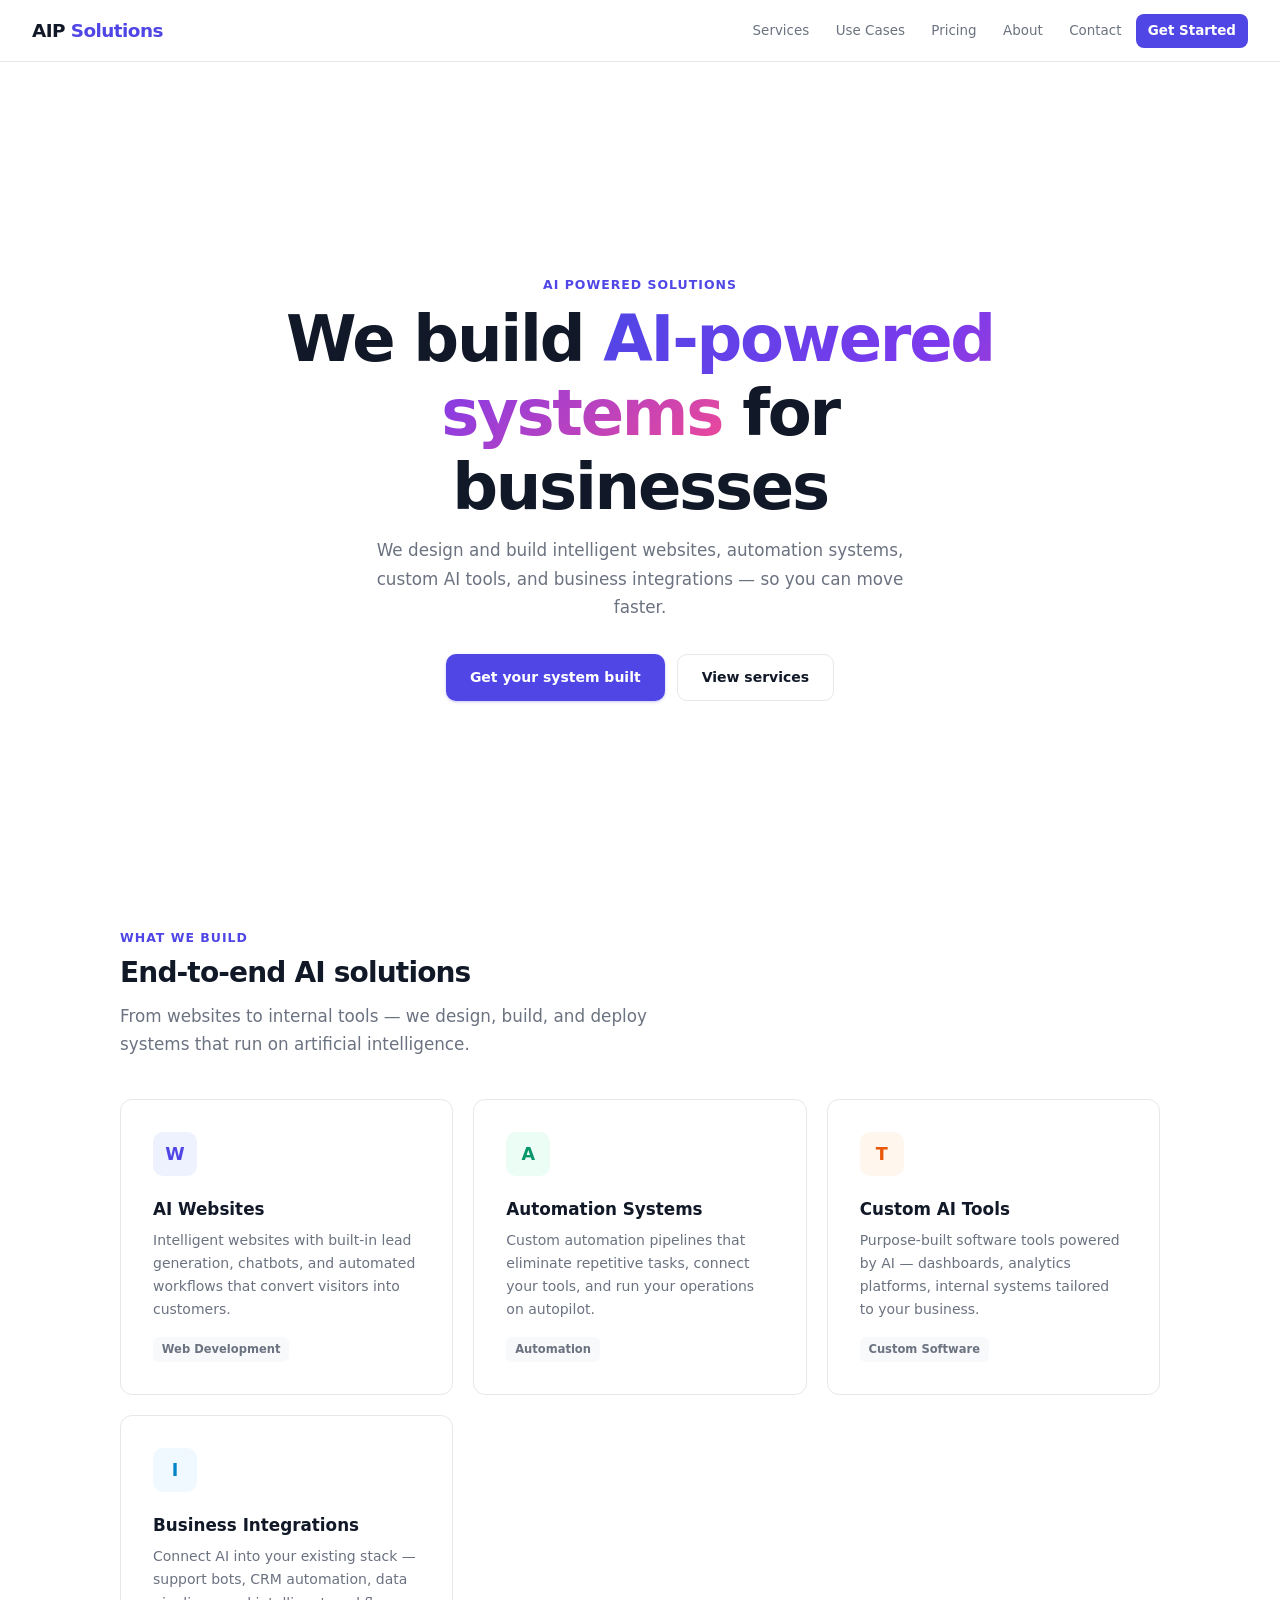
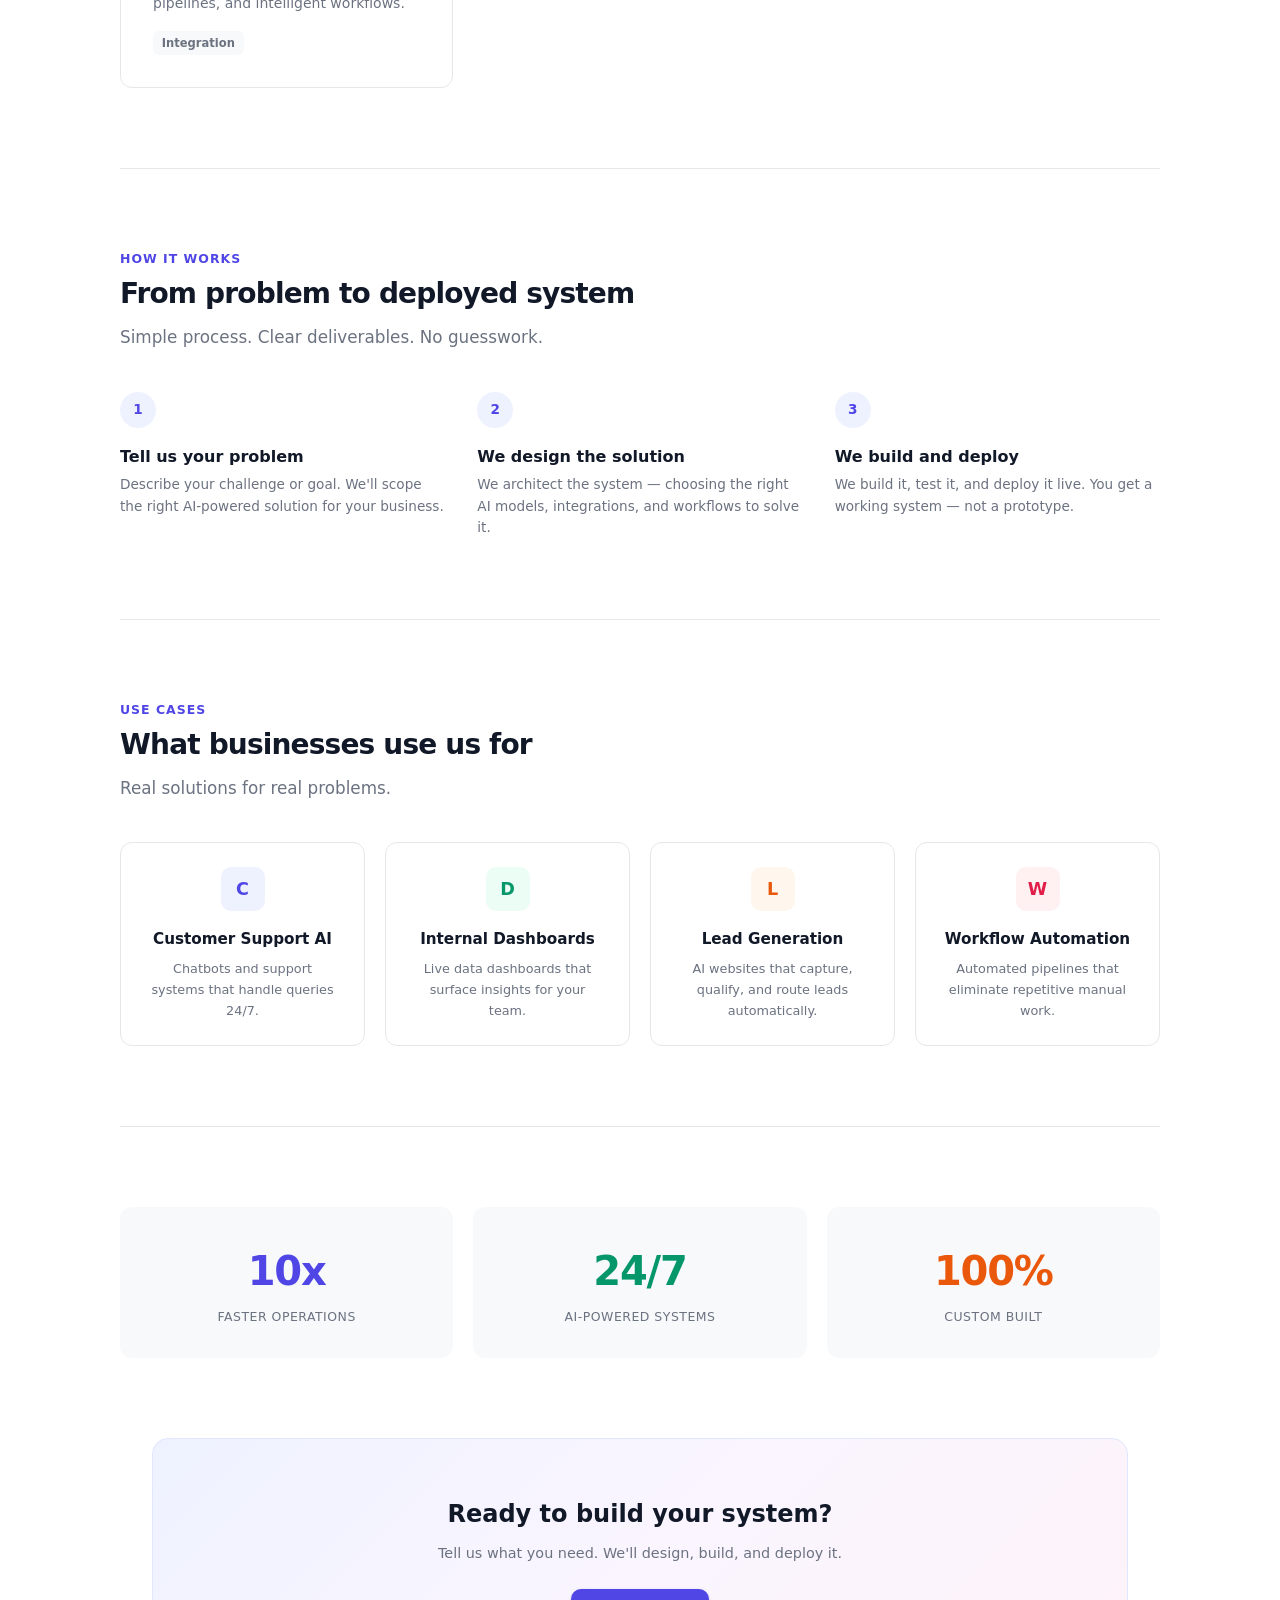
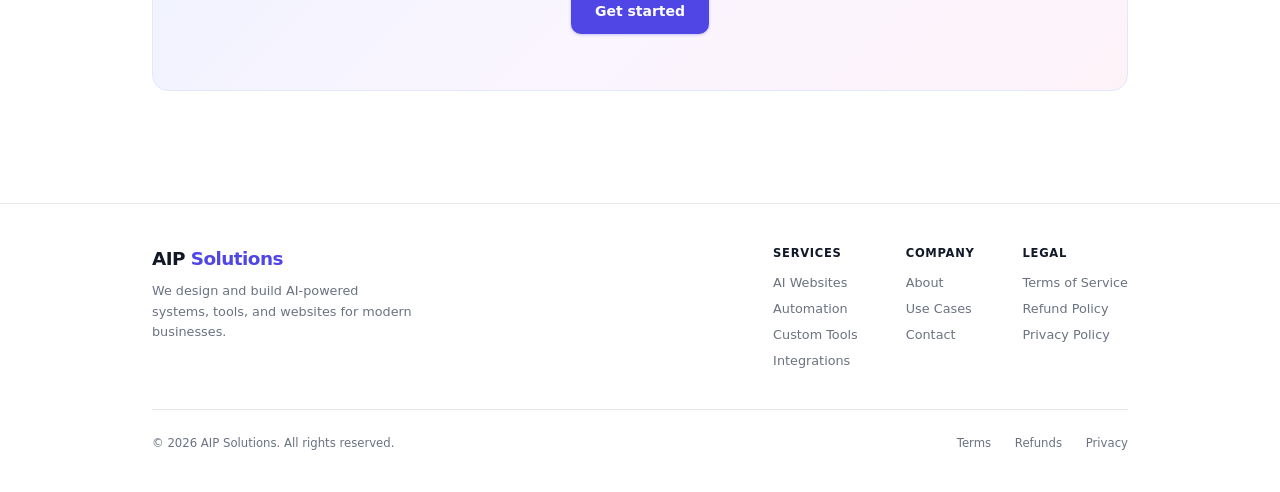
<file: index.html>
<!DOCTYPE html>
<html lang="en">
<head>
  <meta charset="UTF-8">
  <meta name="viewport" content="width=device-width, initial-scale=1.0">
  <title>AIP Solutions — AI Powered Solutions</title>
  <meta name="description" content="AIP Solutions designs and builds AI-powered systems, tools, and websites for modern businesses. AI Powered Solutions.">
  <link rel="stylesheet" href="style.css">
</head>
<body>

  <nav>
    <a href="index.html" class="logo">AIP <span>Solutions</span></a>
    <div class="nav-links">
      <a href="services.html">Services</a>
      <a href="use-cases.html">Use Cases</a>
      <a href="pricing.html">Pricing</a>
      <a href="about.html">About</a>
      <a href="contact.html">Contact</a>
      <a href="contact.html" class="nav-cta">Get Started</a>
    </div>
  </nav>

  <!-- Hero -->
  <section class="container page-top" style="padding-bottom:0;">
    <div style="text-align:center;display:flex;flex-direction:column;align-items:center;min-height:80vh;justify-content:center;">
      <p class="label reveal">AI Powered Solutions</p>
      <h1 class="title reveal" style="font-size:clamp(2.5rem,5.5vw,4rem);max-width:720px;">We build <span class="gradient">AI-powered systems</span> for businesses</h1>
      <p class="subtitle reveal" style="text-align:center;">We design and build intelligent websites, automation systems, custom AI tools, and business integrations — so you can move faster.</p>
      <div class="cta-row reveal" style="justify-content:center;">
        <a href="contact.html" class="btn btn-primary">Get your system built</a>
        <a href="services.html" class="btn btn-ghost">View services</a>
      </div>
    </div>
  </section>

  <!-- Services preview -->
  <section class="container section">
    <p class="label reveal">What we build</p>
    <h2 class="title-sm reveal">End-to-end AI solutions</h2>
    <p class="subtitle reveal" style="margin-bottom:2.5rem;">From websites to internal tools — we design, build, and deploy systems that run on artificial intelligence.</p>
    <div class="card-grid">
      <a href="services.html" class="card reveal" style="text-decoration:none;color:inherit;">
        <div class="card-icon icon-indigo">W</div>
        <h3>AI Websites</h3>
        <p>Intelligent websites with built-in lead generation, chatbots, and automated workflows that convert visitors into customers.</p>
        <span class="card-tag">Web Development</span>
      </a>
      <a href="services.html" class="card reveal" style="text-decoration:none;color:inherit;">
        <div class="card-icon icon-green">A</div>
        <h3>Automation Systems</h3>
        <p>Custom automation pipelines that eliminate repetitive tasks, connect your tools, and run your operations on autopilot.</p>
        <span class="card-tag">Automation</span>
      </a>
      <a href="services.html" class="card reveal" style="text-decoration:none;color:inherit;">
        <div class="card-icon icon-orange">T</div>
        <h3>Custom AI Tools</h3>
        <p>Purpose-built software tools powered by AI — dashboards, analytics platforms, internal systems tailored to your business.</p>
        <span class="card-tag">Custom Software</span>
      </a>
      <a href="services.html" class="card reveal" style="text-decoration:none;color:inherit;">
        <div class="card-icon icon-blue">I</div>
        <h3>Business Integrations</h3>
        <p>Connect AI into your existing stack — support bots, CRM automation, data pipelines, and intelligent workflows.</p>
        <span class="card-tag">Integration</span>
      </a>
    </div>
  </section>

  <!-- How it works -->
  <section class="container section">
    <p class="label reveal">How it works</p>
    <h2 class="title-sm reveal">From problem to deployed system</h2>
    <p class="subtitle reveal" style="margin-bottom:2.5rem;">Simple process. Clear deliverables. No guesswork.</p>
    <div class="steps">
      <div class="step reveal">
        <div class="step-num">1</div>
        <h3>Tell us your problem</h3>
        <p>Describe your challenge or goal. We'll scope the right AI-powered solution for your business.</p>
      </div>
      <div class="step reveal">
        <div class="step-num">2</div>
        <h3>We design the solution</h3>
        <p>We architect the system — choosing the right AI models, integrations, and workflows to solve it.</p>
      </div>
      <div class="step reveal">
        <div class="step-num">3</div>
        <h3>We build and deploy</h3>
        <p>We build it, test it, and deploy it live. You get a working system — not a prototype.</p>
      </div>
    </div>
  </section>

  <!-- Use cases preview -->
  <section class="container section">
    <p class="label reveal">Use cases</p>
    <h2 class="title-sm reveal">What businesses use us for</h2>
    <p class="subtitle reveal" style="margin-bottom:2.5rem;">Real solutions for real problems.</p>
    <div class="card-grid" style="grid-template-columns:repeat(auto-fit,minmax(220px,1fr));">
      <div class="card reveal" style="text-align:center;padding:1.5rem;">
        <div class="card-icon icon-indigo" style="margin:0 auto 1rem;">C</div>
        <h3 style="font-size:0.95rem;">Customer Support AI</h3>
        <p style="font-size:0.8rem;">Chatbots and support systems that handle queries 24/7.</p>
      </div>
      <div class="card reveal" style="text-align:center;padding:1.5rem;">
        <div class="card-icon icon-green" style="margin:0 auto 1rem;">D</div>
        <h3 style="font-size:0.95rem;">Internal Dashboards</h3>
        <p style="font-size:0.8rem;">Live data dashboards that surface insights for your team.</p>
      </div>
      <div class="card reveal" style="text-align:center;padding:1.5rem;">
        <div class="card-icon icon-orange" style="margin:0 auto 1rem;">L</div>
        <h3 style="font-size:0.95rem;">Lead Generation</h3>
        <p style="font-size:0.8rem;">AI websites that capture, qualify, and route leads automatically.</p>
      </div>
      <div class="card reveal" style="text-align:center;padding:1.5rem;">
        <div class="card-icon icon-rose" style="margin:0 auto 1rem;">W</div>
        <h3 style="font-size:0.95rem;">Workflow Automation</h3>
        <p style="font-size:0.8rem;">Automated pipelines that eliminate repetitive manual work.</p>
      </div>
    </div>
  </section>

  <!-- Stats -->
  <section class="container section">
    <div class="stats">
      <div class="stat stat-indigo reveal"><h3>10x</h3><p>Faster operations</p></div>
      <div class="stat stat-green reveal"><h3>24/7</h3><p>AI-powered systems</p></div>
      <div class="stat stat-orange reveal"><h3>100%</h3><p>Custom built</p></div>
    </div>
  </section>

  <!-- CTA -->
  <section class="container" style="padding-bottom:5rem;">
    <div class="cta-banner reveal">
      <h2>Ready to build your system?</h2>
      <p>Tell us what you need. We'll design, build, and deploy it.</p>
      <a href="contact.html" class="btn btn-primary">Get started</a>
    </div>
  </section>

  <footer>
    <div class="footer-inner">
      <div class="footer-top">
        <div class="footer-brand">
          <a href="index.html" class="logo">AIP <span>Solutions</span></a>
          <p>We design and build AI-powered systems, tools, and websites for modern businesses.</p>
        </div>
        <div class="footer-cols">
          <div class="footer-col">
            <h4>Services</h4>
            <a href="services.html">AI Websites</a>
            <a href="services.html">Automation</a>
            <a href="services.html">Custom Tools</a>
            <a href="services.html">Integrations</a>
          </div>
          <div class="footer-col">
            <h4>Company</h4>
            <a href="about.html">About</a>
            <a href="use-cases.html">Use Cases</a>
            <a href="contact.html">Contact</a>
          </div>
          <div class="footer-col">
            <h4>Legal</h4>
            <a href="terms.html">Terms of Service</a>
            <a href="refund.html">Refund Policy</a>
            <a href="privacy.html">Privacy Policy</a>
          </div>
        </div>
      </div>
      <div class="footer-bottom">
        <span>&copy; 2026 AIP Solutions. All rights reserved.</span>
        <div>
          <a href="terms.html">Terms</a>
          <a href="refund.html">Refunds</a>
          <a href="privacy.html">Privacy</a>
        </div>
      </div>
    </div>
  </footer>

  <script>
    const o = new IntersectionObserver(e => e.forEach(el => { if (el.isIntersecting) el.target.classList.add('visible'); }), { threshold: 0.12 });
    document.querySelectorAll('.reveal').forEach(el => o.observe(el));
  </script>
</body>
</html>
</file>
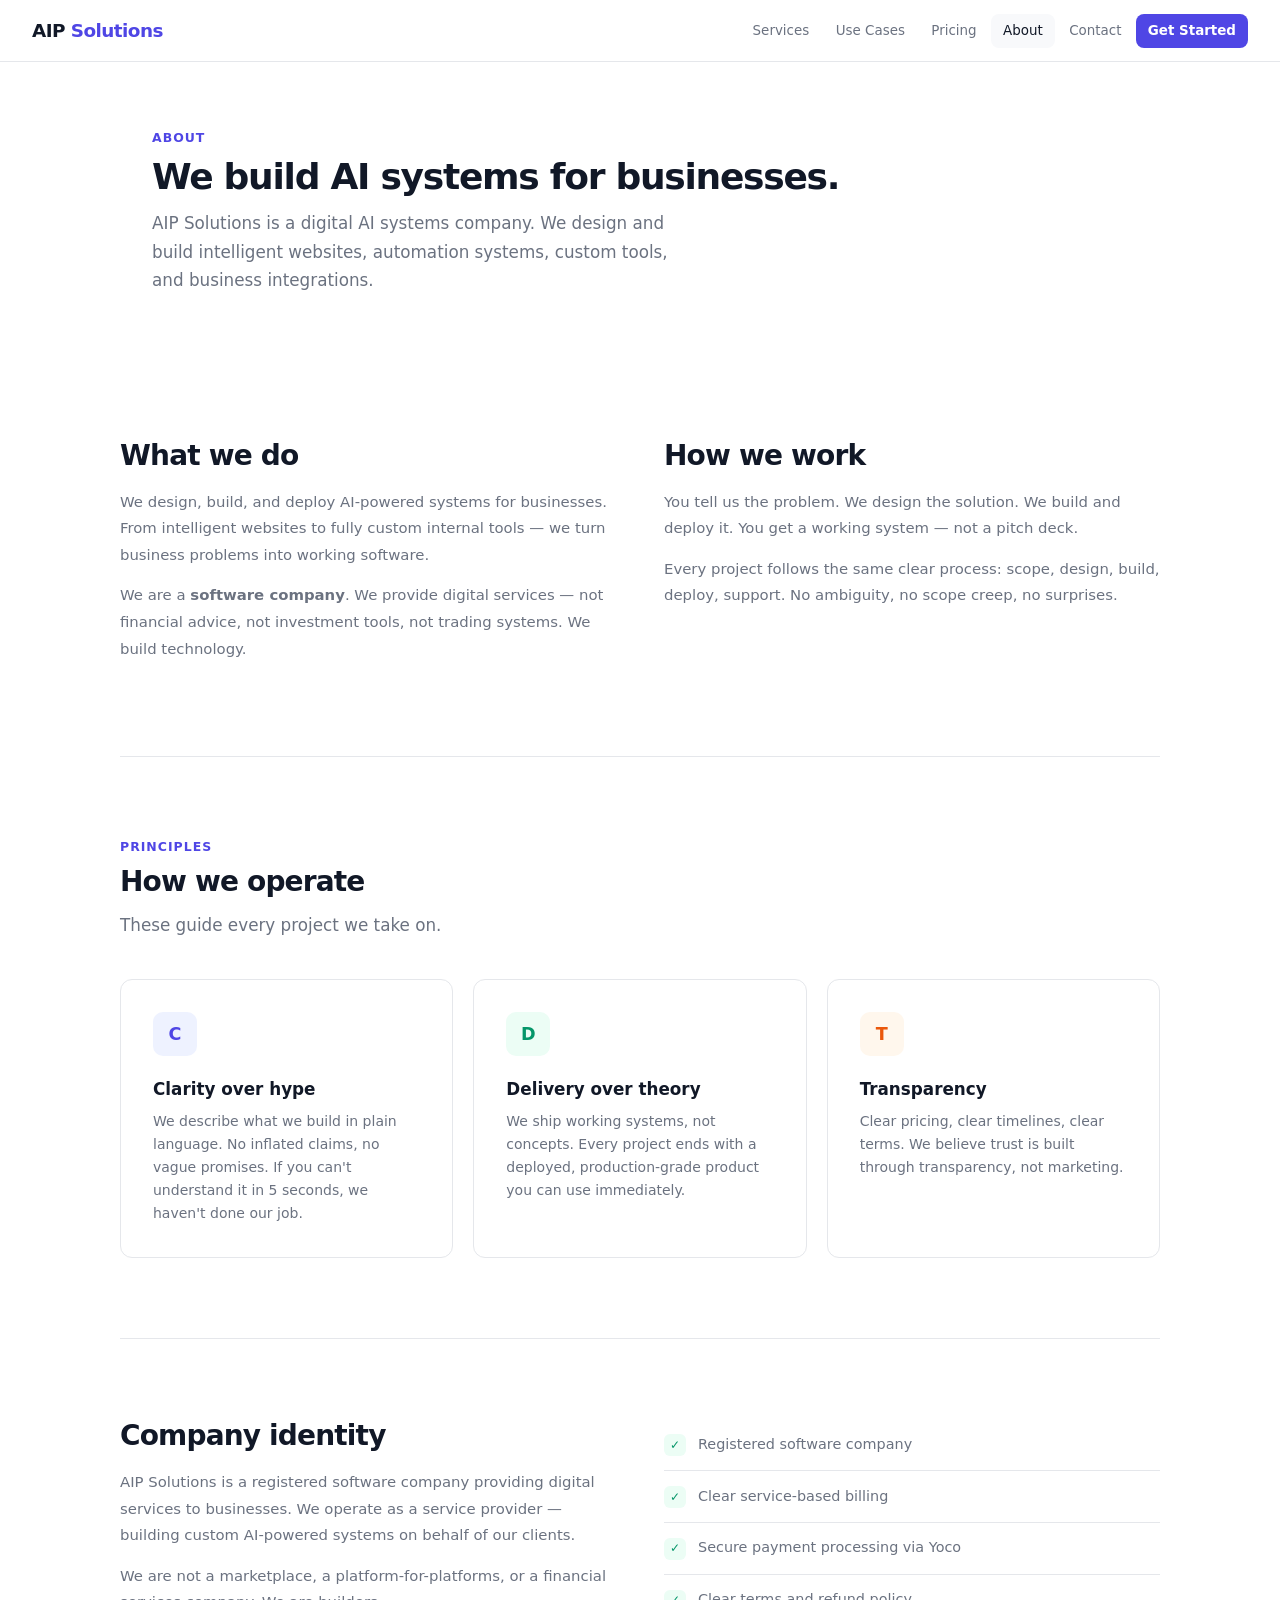
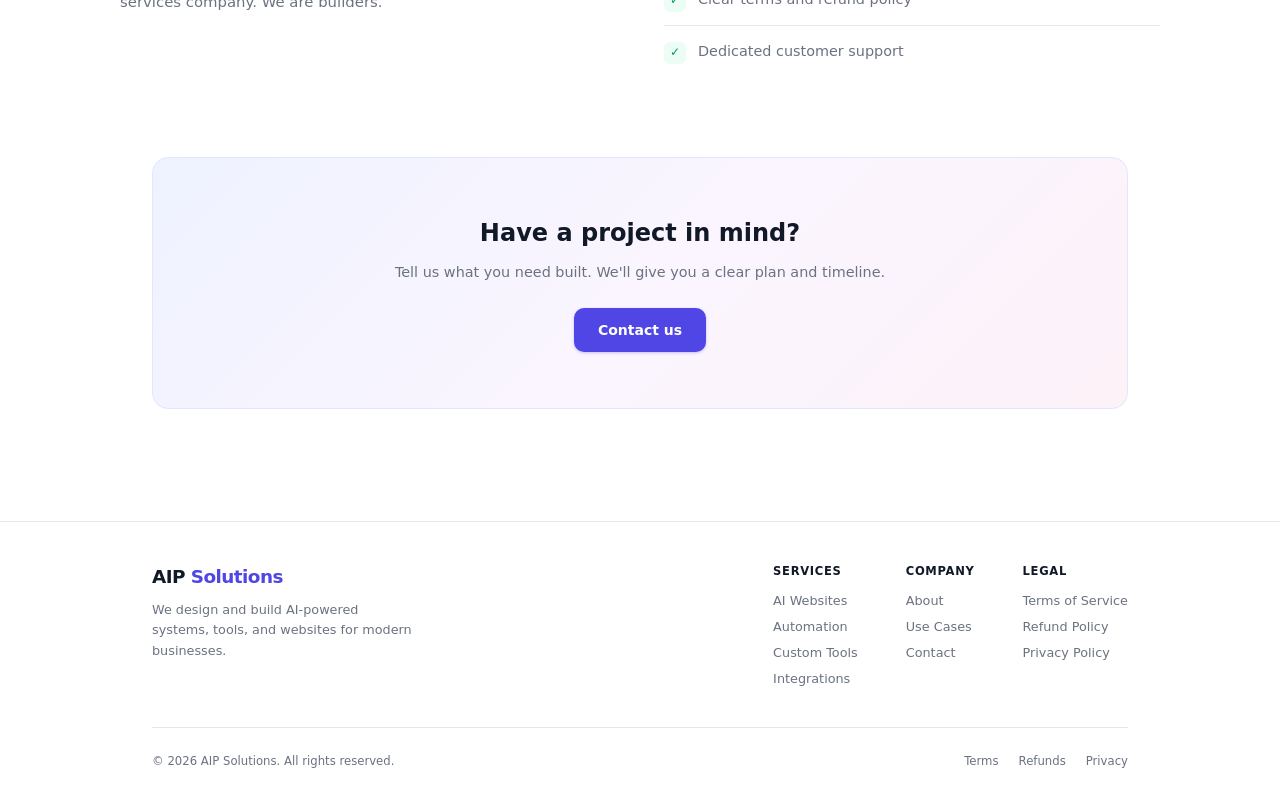
<file: about.html>
<!DOCTYPE html>
<html lang="en">
<head>
  <meta charset="UTF-8">
  <meta name="viewport" content="width=device-width, initial-scale=1.0">
  <title>About — AIP Solutions</title>
  <meta name="description" content="AIP Solutions is a digital AI systems company. We design and build AI-powered websites, tools, and automation for businesses.">
  <link rel="stylesheet" href="style.css">
</head>
<body>

  <nav>
    <a href="index.html" class="logo">AIP <span>Solutions</span></a>
    <div class="nav-links">
      <a href="services.html">Services</a>
      <a href="use-cases.html">Use Cases</a>
      <a href="pricing.html">Pricing</a>
      <a href="about.html" class="active">About</a>
      <a href="contact.html">Contact</a>
      <a href="contact.html" class="nav-cta">Get Started</a>
    </div>
  </nav>

  <div class="container page-top">
    <p class="label reveal">About</p>
    <h1 class="title reveal">We build AI systems for businesses.</h1>
    <p class="subtitle reveal">AIP Solutions is a digital AI systems company. We design and build intelligent websites, automation systems, custom tools, and business integrations.</p>
  </div>

  <!-- What we do -->
  <section class="container section">
    <div class="two-col">
      <div class="reveal">
        <h2 class="title-sm">What we do</h2>
        <p style="margin-top:1rem;">We design, build, and deploy AI-powered systems for businesses. From intelligent websites to fully custom internal tools — we turn business problems into working software.</p>
        <p>We are a <strong>software company</strong>. We provide digital services — not financial advice, not investment tools, not trading systems. We build technology.</p>
      </div>
      <div class="reveal">
        <h2 class="title-sm">How we work</h2>
        <p style="margin-top:1rem;">You tell us the problem. We design the solution. We build and deploy it. You get a working system — not a pitch deck.</p>
        <p>Every project follows the same clear process: scope, design, build, deploy, support. No ambiguity, no scope creep, no surprises.</p>
      </div>
    </div>
  </section>

  <!-- Principles -->
  <section class="container section">
    <p class="label reveal">Principles</p>
    <h2 class="title-sm reveal">How we operate</h2>
    <p class="subtitle reveal" style="margin-bottom:2.5rem;">These guide every project we take on.</p>
    <div class="card-grid">
      <div class="card reveal">
        <div class="card-icon icon-indigo">C</div>
        <h3>Clarity over hype</h3>
        <p>We describe what we build in plain language. No inflated claims, no vague promises. If you can't understand it in 5 seconds, we haven't done our job.</p>
      </div>
      <div class="card reveal">
        <div class="card-icon icon-green">D</div>
        <h3>Delivery over theory</h3>
        <p>We ship working systems, not concepts. Every project ends with a deployed, production-grade product you can use immediately.</p>
      </div>
      <div class="card reveal">
        <div class="card-icon icon-orange">T</div>
        <h3>Transparency</h3>
        <p>Clear pricing, clear timelines, clear terms. We believe trust is built through transparency, not marketing.</p>
      </div>
    </div>
  </section>

  <!-- Company identity -->
  <section class="container section">
    <div class="two-col">
      <div class="reveal">
        <h2 class="title-sm">Company identity</h2>
        <p style="margin-top:1rem;">AIP Solutions is a registered software company providing digital services to businesses. We operate as a service provider — building custom AI-powered systems on behalf of our clients.</p>
        <p>We are not a marketplace, a platform-for-platforms, or a financial services company. We are builders.</p>
      </div>
      <div class="reveal">
        <ul class="feature-list">
          <li><span class="check">&#10003;</span> Registered software company</li>
          <li><span class="check">&#10003;</span> Clear service-based billing</li>
          <li><span class="check">&#10003;</span> Secure payment processing via Yoco</li>
          <li><span class="check">&#10003;</span> Clear terms and refund policy</li>
          <li><span class="check">&#10003;</span> Dedicated customer support</li>
        </ul>
      </div>
    </div>
  </section>

  <!-- CTA -->
  <section class="container" style="padding-bottom:5rem;">
    <div class="cta-banner reveal">
      <h2>Have a project in mind?</h2>
      <p>Tell us what you need built. We'll give you a clear plan and timeline.</p>
      <a href="contact.html" class="btn btn-primary">Contact us</a>
    </div>
  </section>

  <footer>
    <div class="footer-inner">
      <div class="footer-top">
        <div class="footer-brand">
          <a href="index.html" class="logo">AIP <span>Solutions</span></a>
          <p>We design and build AI-powered systems, tools, and websites for modern businesses.</p>
        </div>
        <div class="footer-cols">
          <div class="footer-col"><h4>Services</h4><a href="services.html">AI Websites</a><a href="services.html">Automation</a><a href="services.html">Custom Tools</a><a href="services.html">Integrations</a></div>
          <div class="footer-col"><h4>Company</h4><a href="about.html">About</a><a href="use-cases.html">Use Cases</a><a href="contact.html">Contact</a></div>
          <div class="footer-col"><h4>Legal</h4><a href="terms.html">Terms of Service</a><a href="refund.html">Refund Policy</a><a href="privacy.html">Privacy Policy</a></div>
        </div>
      </div>
      <div class="footer-bottom">
        <span>&copy; 2026 AIP Solutions. All rights reserved.</span>
        <div><a href="terms.html">Terms</a><a href="refund.html">Refunds</a><a href="privacy.html">Privacy</a></div>
      </div>
    </div>
  </footer>

  <script>
    const o = new IntersectionObserver(e => e.forEach(el => { if (el.isIntersecting) el.target.classList.add('visible'); }), { threshold: 0.12 });
    document.querySelectorAll('.reveal').forEach(el => o.observe(el));
  </script>
</body>
</html>
</file>
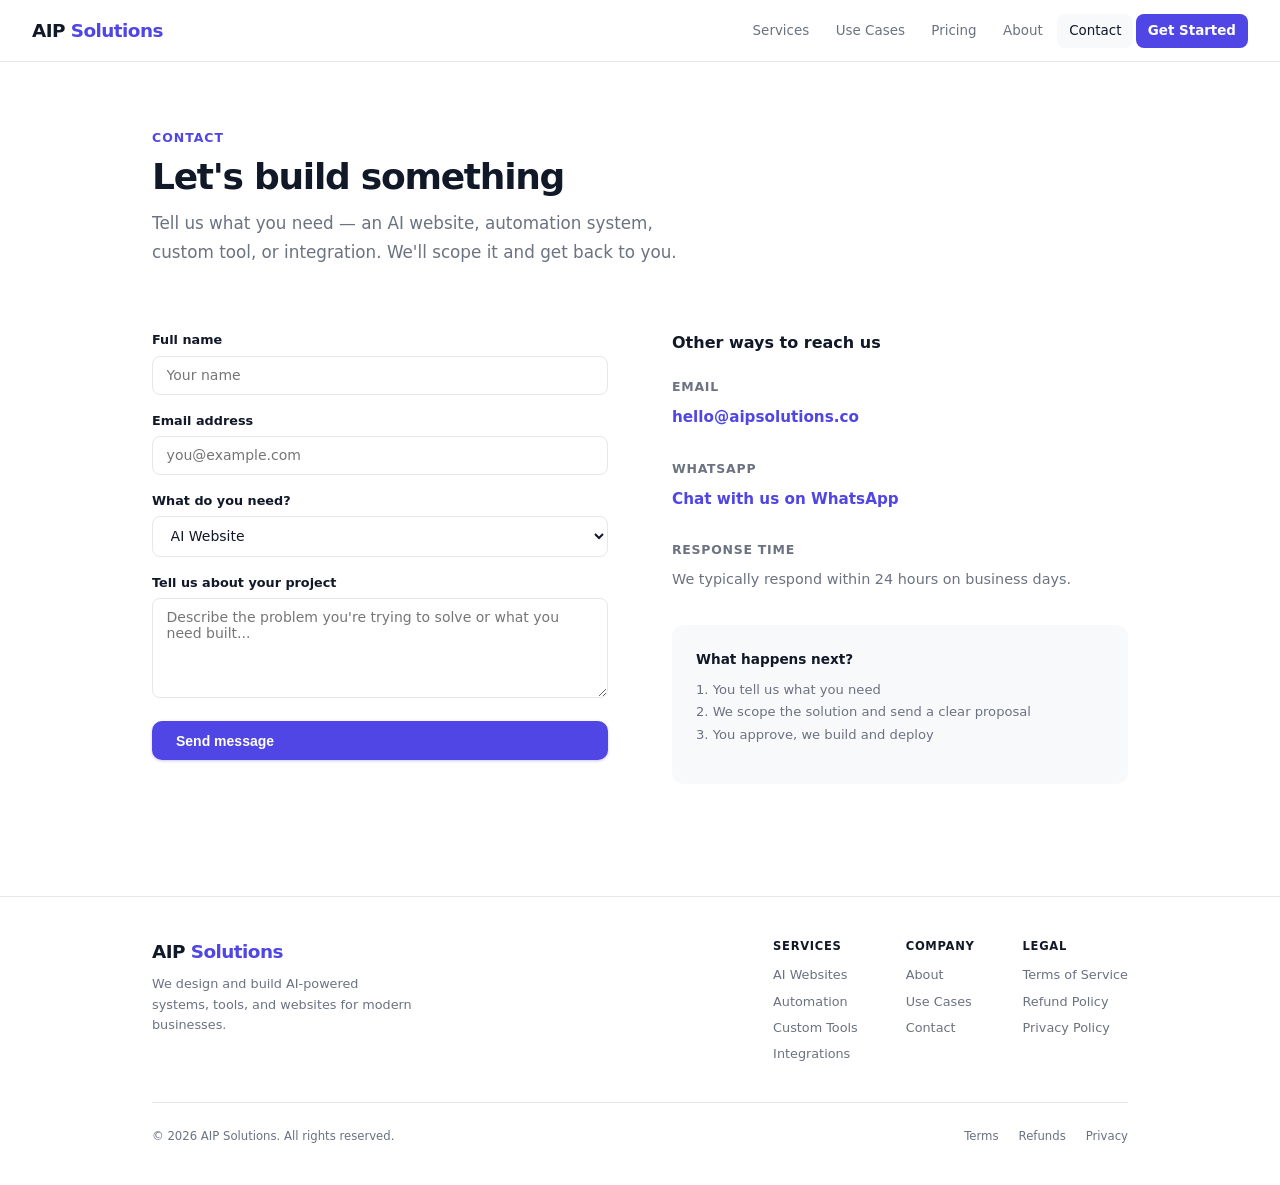
<file: contact.html>
<!DOCTYPE html>
<html lang="en">
<head>
  <meta charset="UTF-8">
  <meta name="viewport" content="width=device-width, initial-scale=1.0">
  <title>Contact — AIP Solutions</title>
  <meta name="description" content="Contact AIP Solutions for AI-powered websites, automation systems, custom tools, and business integrations.">
  <link rel="stylesheet" href="style.css">
</head>
<body>

  <nav>
    <a href="index.html" class="logo">AIP <span>Solutions</span></a>
    <div class="nav-links">
      <a href="services.html">Services</a>
      <a href="use-cases.html">Use Cases</a>
      <a href="pricing.html">Pricing</a>
      <a href="about.html">About</a>
      <a href="contact.html" class="active">Contact</a>
      <a href="contact.html" class="nav-cta">Get Started</a>
    </div>
  </nav>

  <div class="container page-top">
    <p class="label reveal">Contact</p>
    <h1 class="title reveal">Let's build something</h1>
    <p class="subtitle reveal">Tell us what you need — an AI website, automation system, custom tool, or integration. We'll scope it and get back to you.</p>
  </div>

  <section class="container" style="padding-bottom:5rem;">
    <div class="two-col" style="gap:4rem;">
      <!-- Form -->
      <div class="reveal">
        <form class="form-grid" action="https://api.web3forms.com/submit" method="POST">
          <input type="hidden" name="access_key" value="YOUR_ACCESS_KEY_HERE">
          <input type="hidden" name="subject" value="New inquiry from AIP Solutions website">
          <input type="hidden" name="from_name" value="AIP Solutions Website">
          <input type="checkbox" name="botcheck" style="display:none;">
          <div>
            <label for="name">Full name</label>
            <input type="text" id="name" name="name" placeholder="Your name" required>
          </div>
          <div>
            <label for="email">Email address</label>
            <input type="email" id="email" name="email" placeholder="you@example.com" required>
          </div>
          <div>
            <label for="topic">What do you need?</label>
            <select id="topic" name="topic">
              <option>AI Website</option>
              <option>Automation System</option>
              <option>Custom AI Tool</option>
              <option>Business Integration</option>
              <option>General inquiry</option>
              <option>Other</option>
            </select>
          </div>
          <div>
            <label for="message">Tell us about your project</label>
            <textarea id="message" name="message" placeholder="Describe the problem you're trying to solve or what you need built..." required></textarea>
          </div>
          <input type="hidden" name="redirect" value="https://web3forms.com/success">
          <button type="submit" class="btn btn-primary">Send message</button>
        </form>
      </div>

      <!-- Contact info -->
      <div class="reveal">
        <h3 style="font-size:1rem;font-weight:700;margin-bottom:1.25rem;">Other ways to reach us</h3>

        <div style="margin-bottom:1.75rem;">
          <p style="font-size:0.78rem;font-weight:600;text-transform:uppercase;letter-spacing:0.06em;color:var(--text-dim);margin-bottom:0.35rem;">Email</p>
          <a href="mailto:hello@aipsolutions.co" style="color:var(--accent);text-decoration:none;font-size:0.95rem;font-weight:600;">hello@aipsolutions.co</a>
        </div>

        <div style="margin-bottom:1.75rem;">
          <p style="font-size:0.78rem;font-weight:600;text-transform:uppercase;letter-spacing:0.06em;color:var(--text-dim);margin-bottom:0.35rem;">WhatsApp</p>
          <a href="https://wa.me/27000000000" style="color:var(--accent);text-decoration:none;font-size:0.95rem;font-weight:600;">Chat with us on WhatsApp</a>
        </div>

        <div style="margin-bottom:1.75rem;">
          <p style="font-size:0.78rem;font-weight:600;text-transform:uppercase;letter-spacing:0.06em;color:var(--text-dim);margin-bottom:0.35rem;">Response time</p>
          <p style="font-size:0.9rem;color:var(--text-dim);">We typically respond within 24 hours on business days.</p>
        </div>

        <div style="background:var(--surface);border-radius:var(--radius);padding:1.5rem;margin-top:2rem;">
          <h4 style="font-size:0.85rem;font-weight:700;margin-bottom:0.5rem;">What happens next?</h4>
          <p style="font-size:0.82rem;color:var(--text-dim);line-height:1.7;">1. You tell us what you need<br>2. We scope the solution and send a clear proposal<br>3. You approve, we build and deploy</p>
        </div>
      </div>
    </div>
  </section>

  <footer>
    <div class="footer-inner">
      <div class="footer-top">
        <div class="footer-brand">
          <a href="index.html" class="logo">AIP <span>Solutions</span></a>
          <p>We design and build AI-powered systems, tools, and websites for modern businesses.</p>
        </div>
        <div class="footer-cols">
          <div class="footer-col"><h4>Services</h4><a href="services.html">AI Websites</a><a href="services.html">Automation</a><a href="services.html">Custom Tools</a><a href="services.html">Integrations</a></div>
          <div class="footer-col"><h4>Company</h4><a href="about.html">About</a><a href="use-cases.html">Use Cases</a><a href="contact.html">Contact</a></div>
          <div class="footer-col"><h4>Legal</h4><a href="terms.html">Terms of Service</a><a href="refund.html">Refund Policy</a><a href="privacy.html">Privacy Policy</a></div>
        </div>
      </div>
      <div class="footer-bottom">
        <span>&copy; 2026 AIP Solutions. All rights reserved.</span>
        <div><a href="terms.html">Terms</a><a href="refund.html">Refunds</a><a href="privacy.html">Privacy</a></div>
      </div>
    </div>
  </footer>

  <script>
    const o = new IntersectionObserver(e => e.forEach(el => { if (el.isIntersecting) el.target.classList.add('visible'); }), { threshold: 0.12 });
    document.querySelectorAll('.reveal').forEach(el => o.observe(el));
  </script>
</body>
</html>
</file>
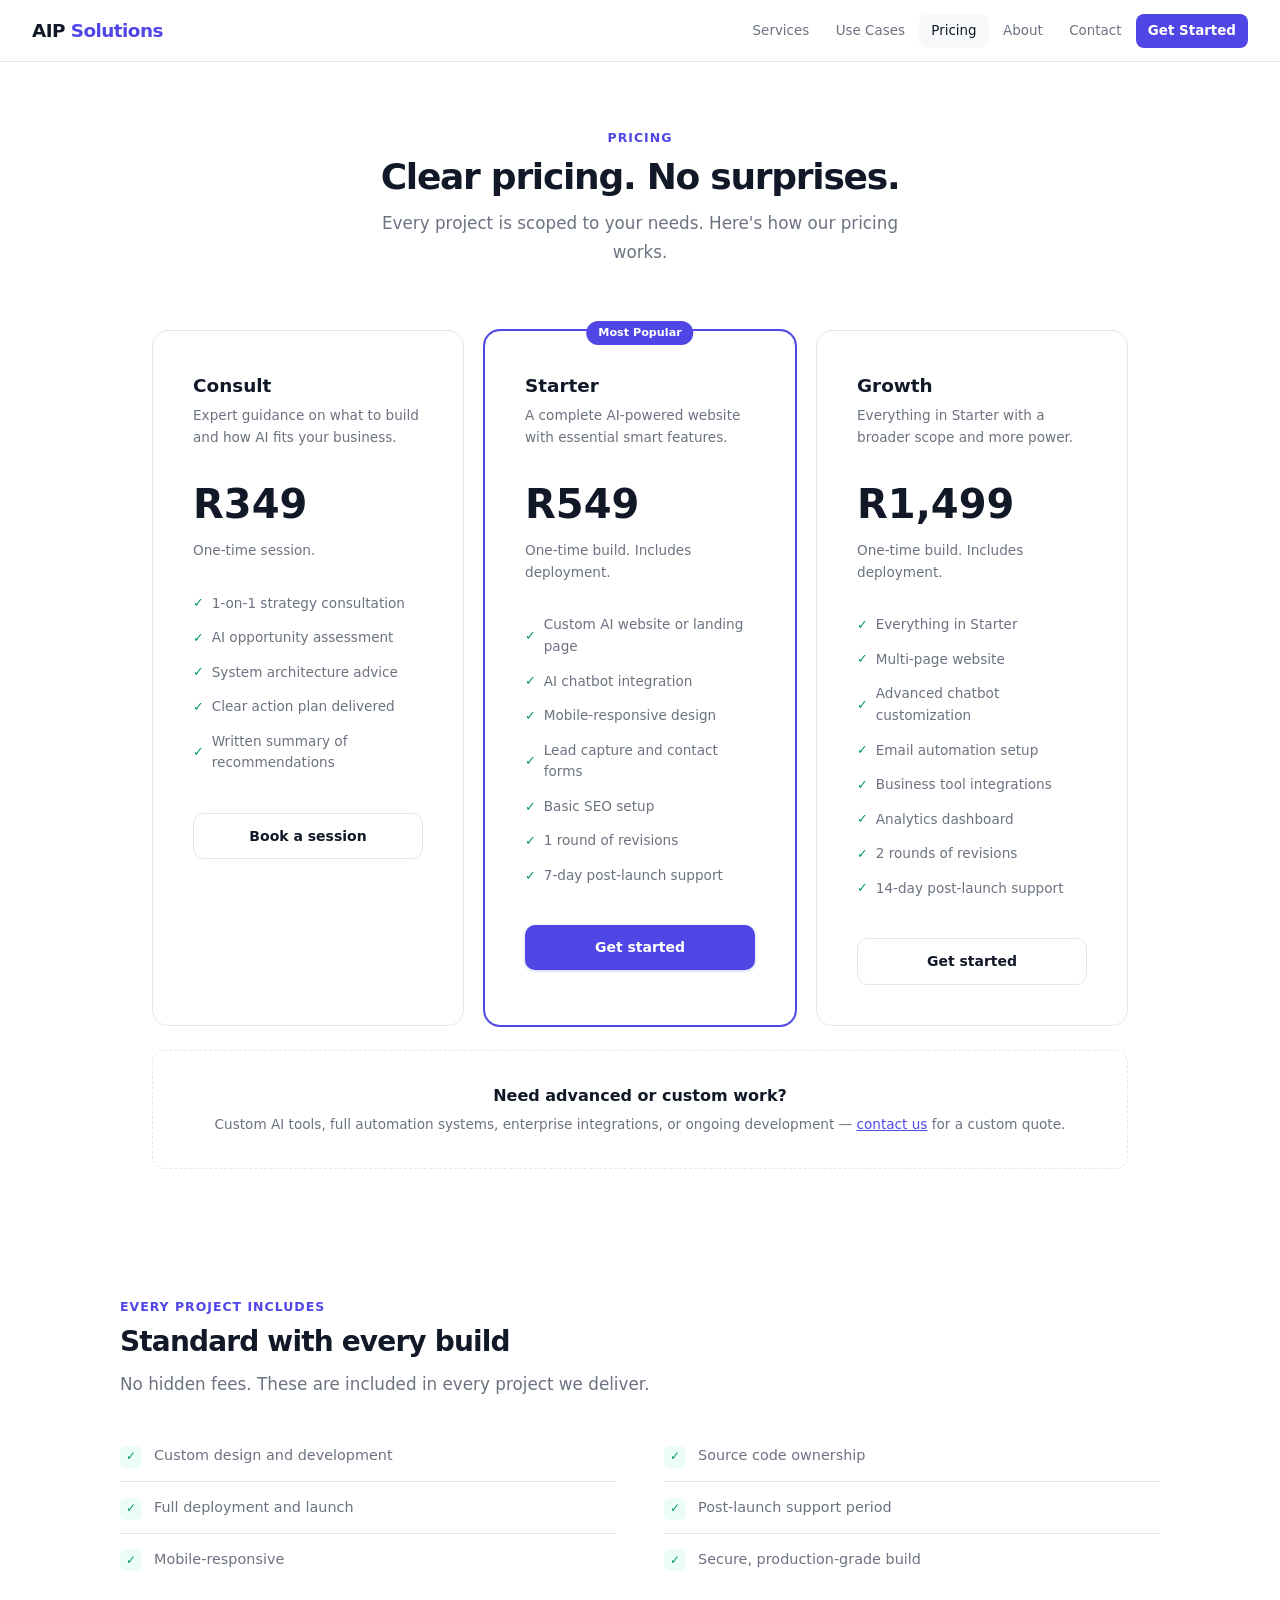
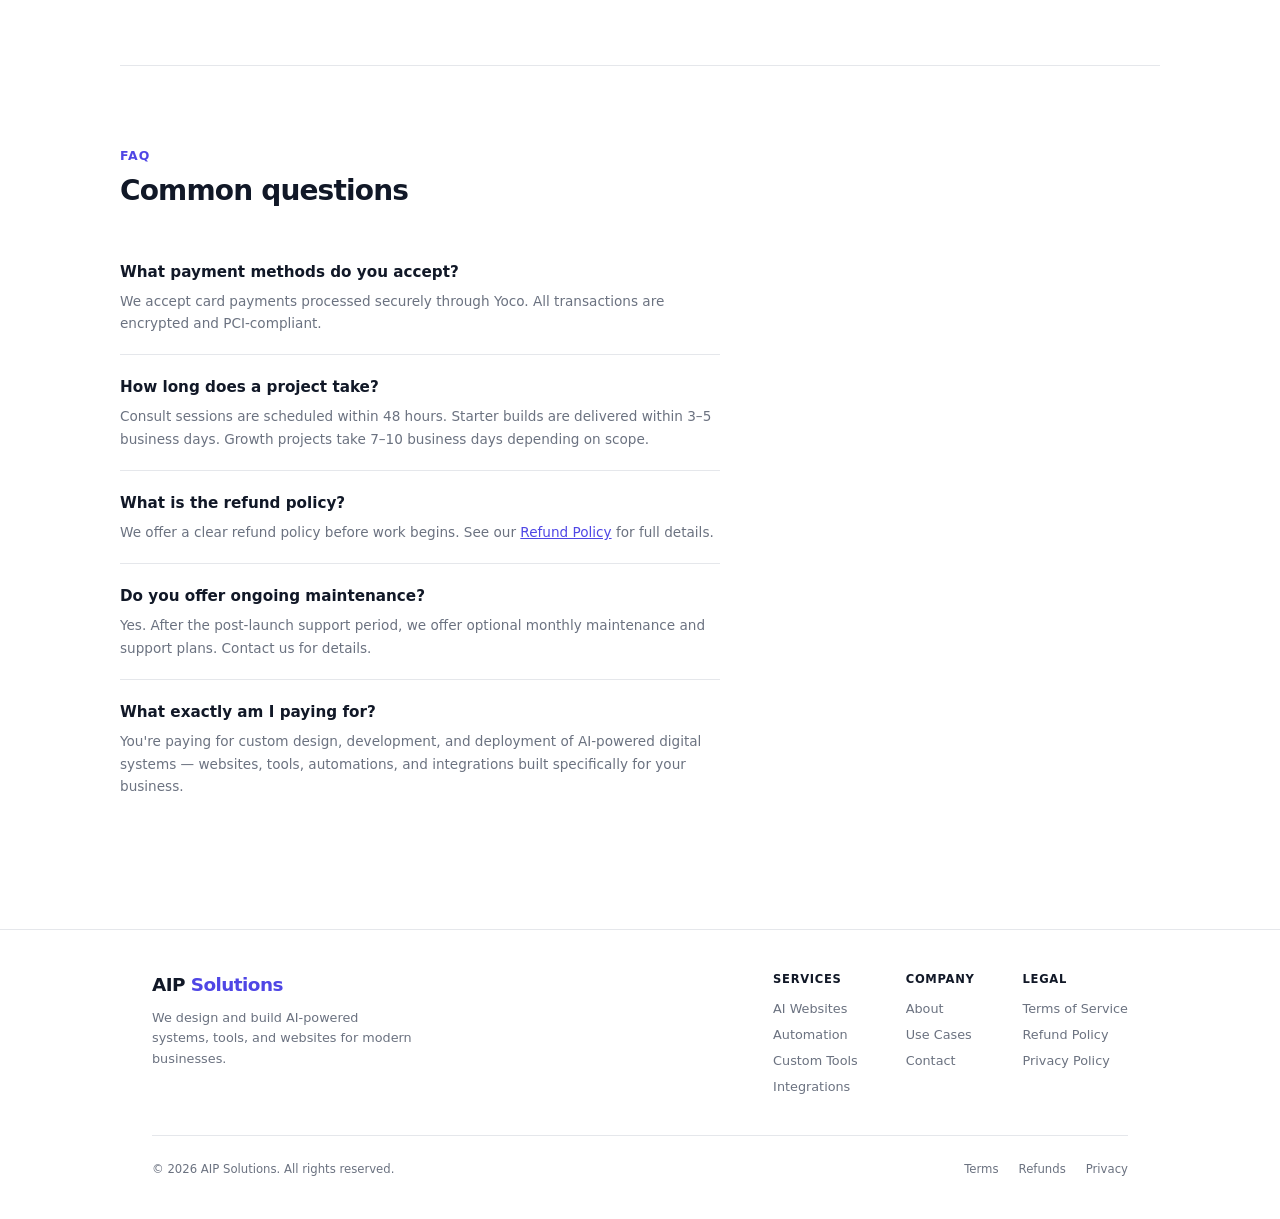
<file: pricing.html>
<!DOCTYPE html>
<html lang="en">
<head>
  <meta charset="UTF-8">
  <meta name="viewport" content="width=device-width, initial-scale=1.0">
  <title>Pricing — AIP Solutions</title>
  <meta name="description" content="Clear, transparent pricing for AIP Solutions services. AI websites, automation systems, custom tools, and integrations.">
  <link rel="stylesheet" href="style.css">
</head>
<body>

  <nav>
    <a href="index.html" class="logo">AIP <span>Solutions</span></a>
    <div class="nav-links">
      <a href="services.html">Services</a>
      <a href="use-cases.html">Use Cases</a>
      <a href="pricing.html" class="active">Pricing</a>
      <a href="about.html">About</a>
      <a href="contact.html">Contact</a>
      <a href="contact.html" class="nav-cta">Get Started</a>
    </div>
  </nav>

  <div class="container page-top" style="text-align:center;display:flex;flex-direction:column;align-items:center;">
    <p class="label reveal">Pricing</p>
    <h1 class="title reveal">Clear pricing. No surprises.</h1>
    <p class="subtitle reveal" style="text-align:center;">Every project is scoped to your needs. Here's how our pricing works.</p>
  </div>

  <section class="container" style="padding-bottom:3rem;">
    <div class="pricing-grid">

      <!-- Consult -->
      <div class="price-card reveal">
        <h3>Consult</h3>
        <p class="desc">Expert guidance on what to build and how AI fits your business.</p>
        <div class="price">R349</div>
        <p class="desc">One-time session.</p>
        <ul>
          <li>1-on-1 strategy consultation</li>
          <li>AI opportunity assessment</li>
          <li>System architecture advice</li>
          <li>Clear action plan delivered</li>
          <li>Written summary of recommendations</li>
        </ul>
        <a href="contact.html" class="btn btn-ghost">Book a session</a>
      </div>

      <!-- Starter -->
      <div class="price-card featured reveal">
        <div class="price-badge">Most Popular</div>
        <h3>Starter</h3>
        <p class="desc">A complete AI-powered website with essential smart features.</p>
        <div class="price">R549</div>
        <p class="desc">One-time build. Includes deployment.</p>
        <ul>
          <li>Custom AI website or landing page</li>
          <li>AI chatbot integration</li>
          <li>Mobile-responsive design</li>
          <li>Lead capture and contact forms</li>
          <li>Basic SEO setup</li>
          <li>1 round of revisions</li>
          <li>7-day post-launch support</li>
        </ul>
        <a href="contact.html" class="btn btn-primary">Get started</a>
      </div>

      <!-- Growth -->
      <div class="price-card reveal">
        <h3>Growth</h3>
        <p class="desc">Everything in Starter with a broader scope and more power.</p>
        <div class="price">R1,499</div>
        <p class="desc">One-time build. Includes deployment.</p>
        <ul>
          <li>Everything in Starter</li>
          <li>Multi-page website</li>
          <li>Advanced chatbot customization</li>
          <li>Email automation setup</li>
          <li>Business tool integrations</li>
          <li>Analytics dashboard</li>
          <li>2 rounds of revisions</li>
          <li>14-day post-launch support</li>
        </ul>
        <a href="contact.html" class="btn btn-ghost">Get started</a>
      </div>

    </div>

    <div class="reveal" style="margin-top:1.5rem;border:1px dashed var(--border);border-radius:var(--radius);padding:2rem;text-align:center;">
      <h3 style="font-size:1rem;font-weight:700;margin-bottom:0.35rem;">Need advanced or custom work?</h3>
      <p style="font-size:0.85rem;color:var(--text-dim);">Custom AI tools, full automation systems, enterprise integrations, or ongoing development — <a href="contact.html" style="color:var(--accent);">contact us</a> for a custom quote.</p>
    </div>
  </section>

  <!-- What's included -->
  <section class="container section">
    <p class="label reveal">Every project includes</p>
    <h2 class="title-sm reveal">Standard with every build</h2>
    <p class="subtitle reveal" style="margin-bottom:2rem;">No hidden fees. These are included in every project we deliver.</p>
    <div class="two-col reveal">
      <ul class="feature-list">
        <li><span class="check">&#10003;</span> Custom design and development</li>
        <li><span class="check">&#10003;</span> Full deployment and launch</li>
        <li><span class="check">&#10003;</span> Mobile-responsive</li>
      </ul>
      <ul class="feature-list">
        <li><span class="check">&#10003;</span> Source code ownership</li>
        <li><span class="check">&#10003;</span> Post-launch support period</li>
        <li><span class="check">&#10003;</span> Secure, production-grade build</li>
      </ul>
    </div>
  </section>

  <!-- FAQ -->
  <section class="container section">
    <p class="label reveal">FAQ</p>
    <h2 class="title-sm reveal">Common questions</h2>
    <div class="reveal" style="margin-top:2rem;max-width:600px;">
      <div style="padding:1.25rem 0;border-bottom:1px solid var(--border);">
        <h3 style="font-size:0.95rem;font-weight:700;margin-bottom:0.35rem;">What payment methods do you accept?</h3>
        <p style="font-size:0.85rem;color:var(--text-dim);line-height:1.65;">We accept card payments processed securely through Yoco. All transactions are encrypted and PCI-compliant.</p>
      </div>
      <div style="padding:1.25rem 0;border-bottom:1px solid var(--border);">
        <h3 style="font-size:0.95rem;font-weight:700;margin-bottom:0.35rem;">How long does a project take?</h3>
        <p style="font-size:0.85rem;color:var(--text-dim);line-height:1.65;">Consult sessions are scheduled within 48 hours. Starter builds are delivered within 3–5 business days. Growth projects take 7–10 business days depending on scope.</p>
      </div>
      <div style="padding:1.25rem 0;border-bottom:1px solid var(--border);">
        <h3 style="font-size:0.95rem;font-weight:700;margin-bottom:0.35rem;">What is the refund policy?</h3>
        <p style="font-size:0.85rem;color:var(--text-dim);line-height:1.65;">We offer a clear refund policy before work begins. See our <a href="refund.html" style="color:var(--accent);">Refund Policy</a> for full details.</p>
      </div>
      <div style="padding:1.25rem 0;border-bottom:1px solid var(--border);">
        <h3 style="font-size:0.95rem;font-weight:700;margin-bottom:0.35rem;">Do you offer ongoing maintenance?</h3>
        <p style="font-size:0.85rem;color:var(--text-dim);line-height:1.65;">Yes. After the post-launch support period, we offer optional monthly maintenance and support plans. Contact us for details.</p>
      </div>
      <div style="padding:1.25rem 0;">
        <h3 style="font-size:0.95rem;font-weight:700;margin-bottom:0.35rem;">What exactly am I paying for?</h3>
        <p style="font-size:0.85rem;color:var(--text-dim);line-height:1.65;">You're paying for custom design, development, and deployment of AI-powered digital systems — websites, tools, automations, and integrations built specifically for your business.</p>
      </div>
    </div>
  </section>

  <footer>
    <div class="footer-inner">
      <div class="footer-top">
        <div class="footer-brand">
          <a href="index.html" class="logo">AIP <span>Solutions</span></a>
          <p>We design and build AI-powered systems, tools, and websites for modern businesses.</p>
        </div>
        <div class="footer-cols">
          <div class="footer-col"><h4>Services</h4><a href="services.html">AI Websites</a><a href="services.html">Automation</a><a href="services.html">Custom Tools</a><a href="services.html">Integrations</a></div>
          <div class="footer-col"><h4>Company</h4><a href="about.html">About</a><a href="use-cases.html">Use Cases</a><a href="contact.html">Contact</a></div>
          <div class="footer-col"><h4>Legal</h4><a href="terms.html">Terms of Service</a><a href="refund.html">Refund Policy</a><a href="privacy.html">Privacy Policy</a></div>
        </div>
      </div>
      <div class="footer-bottom">
        <span>&copy; 2026 AIP Solutions. All rights reserved.</span>
        <div><a href="terms.html">Terms</a><a href="refund.html">Refunds</a><a href="privacy.html">Privacy</a></div>
      </div>
    </div>
  </footer>

  <script>
    const o = new IntersectionObserver(e => e.forEach(el => { if (el.isIntersecting) el.target.classList.add('visible'); }), { threshold: 0.12 });
    document.querySelectorAll('.reveal').forEach(el => o.observe(el));
  </script>
</body>
</html>
</file>
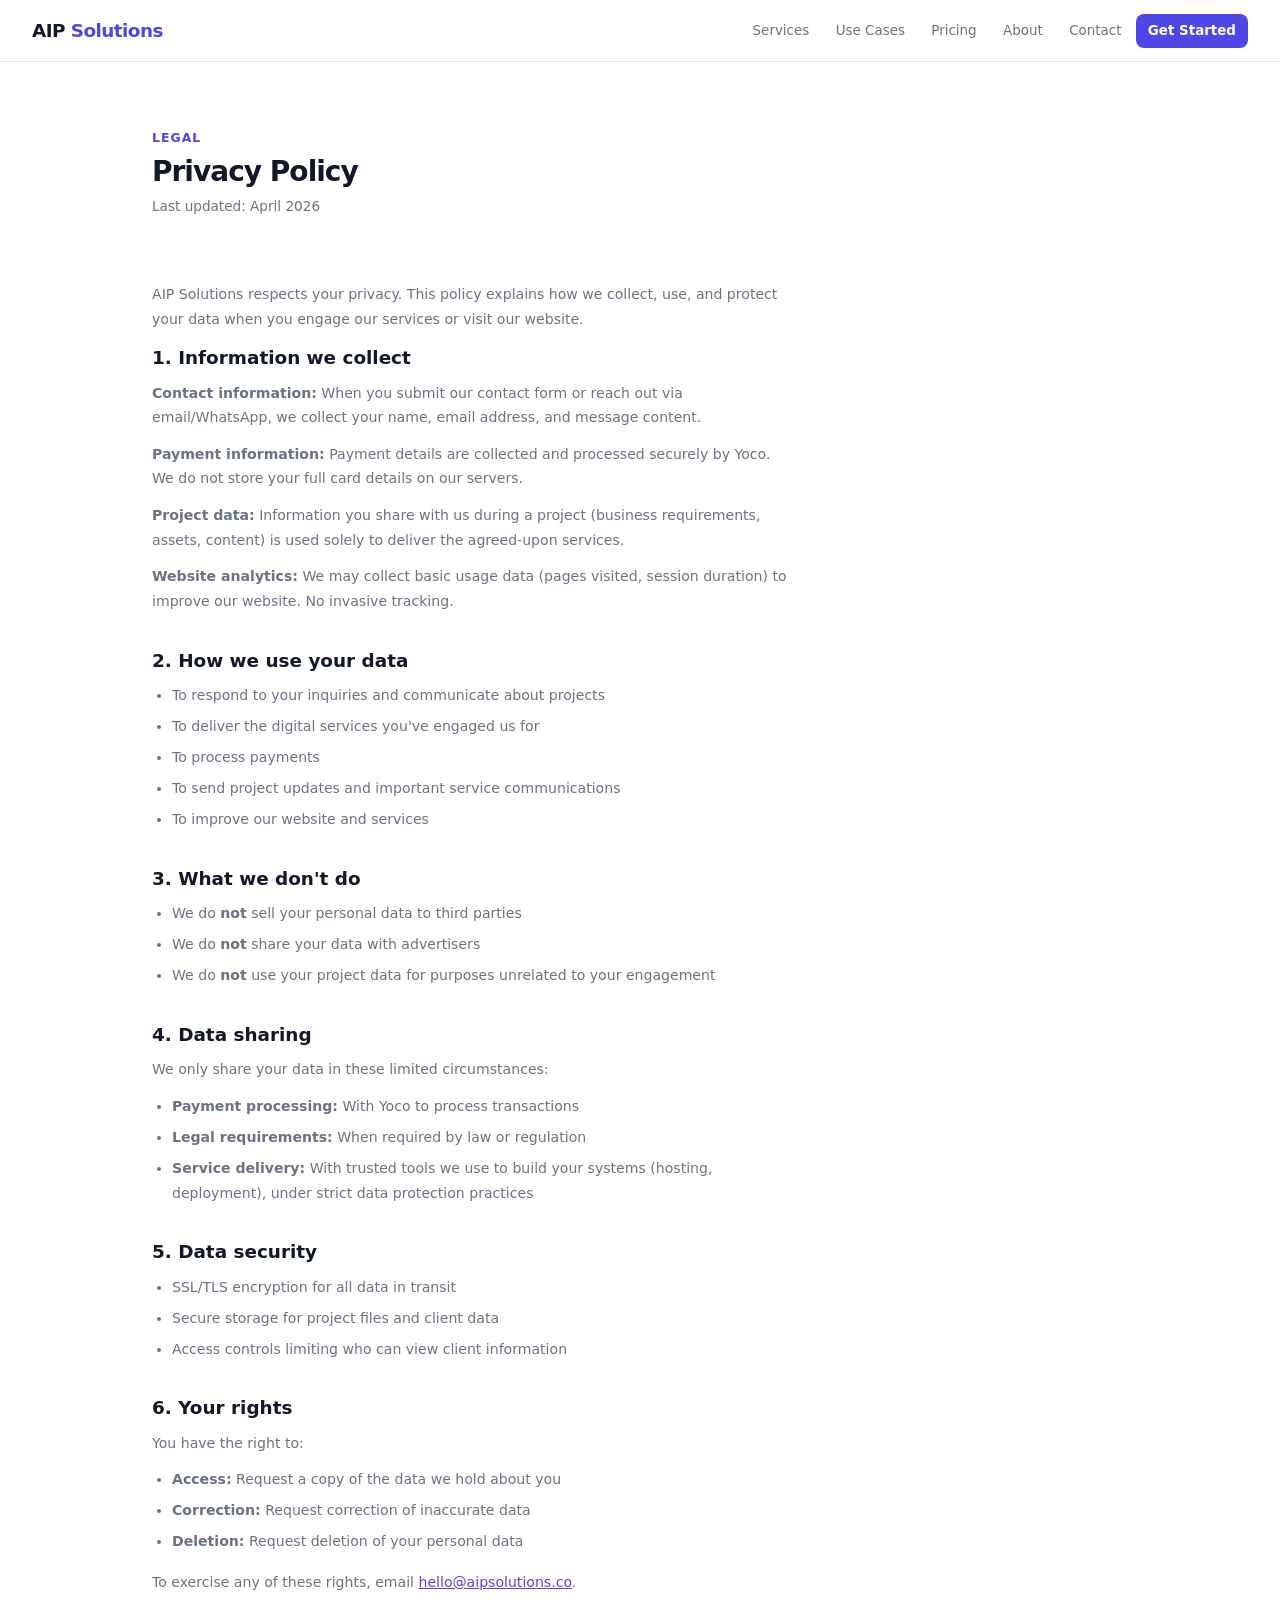
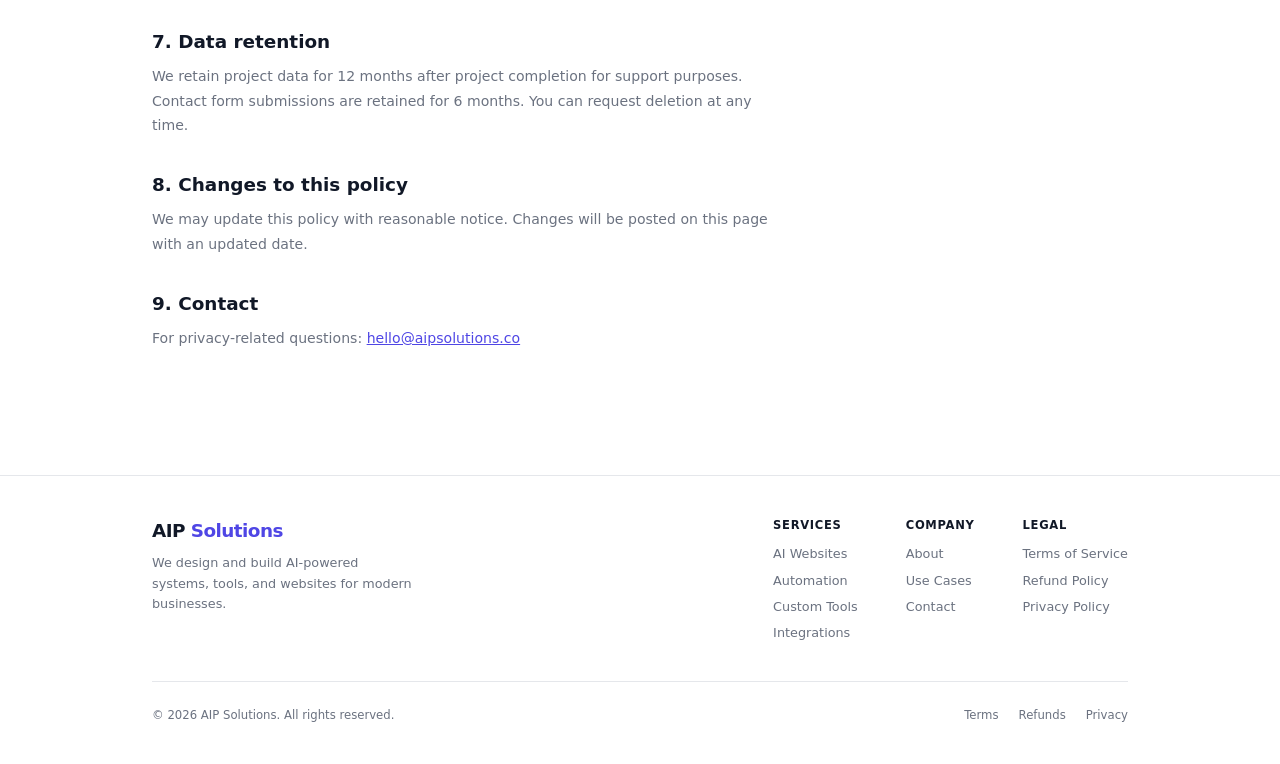
<file: privacy.html>
<!DOCTYPE html>
<html lang="en">
<head>
  <meta charset="UTF-8">
  <meta name="viewport" content="width=device-width, initial-scale=1.0">
  <title>Privacy Policy — AIP Solutions</title>
  <meta name="description" content="AIP Solutions privacy policy. How we handle your data when you use our digital services.">
  <link rel="stylesheet" href="style.css">
</head>
<body>

  <nav>
    <a href="index.html" class="logo">AIP <span>Solutions</span></a>
    <div class="nav-links">
      <a href="services.html">Services</a>
      <a href="use-cases.html">Use Cases</a>
      <a href="pricing.html">Pricing</a>
      <a href="about.html">About</a>
      <a href="contact.html">Contact</a>
      <a href="contact.html" class="nav-cta">Get Started</a>
    </div>
  </nav>

  <div class="container page-top">
    <p class="label">Legal</p>
    <h1 class="title" style="font-size:1.75rem;">Privacy Policy</h1>
    <p style="font-size:0.85rem;color:var(--text-dim);margin-top:0.5rem;">Last updated: April 2026</p>
  </div>

  <section class="container" style="padding-bottom:5rem;">
    <div class="legal-body">
      <p>AIP Solutions respects your privacy. This policy explains how we collect, use, and protect your data when you engage our services or visit our website.</p>

      <h2>1. Information we collect</h2>
      <p><strong>Contact information:</strong> When you submit our contact form or reach out via email/WhatsApp, we collect your name, email address, and message content.</p>
      <p><strong>Payment information:</strong> Payment details are collected and processed securely by Yoco. We do not store your full card details on our servers.</p>
      <p><strong>Project data:</strong> Information you share with us during a project (business requirements, assets, content) is used solely to deliver the agreed-upon services.</p>
      <p><strong>Website analytics:</strong> We may collect basic usage data (pages visited, session duration) to improve our website. No invasive tracking.</p>

      <h2>2. How we use your data</h2>
      <ul>
        <li>To respond to your inquiries and communicate about projects</li>
        <li>To deliver the digital services you've engaged us for</li>
        <li>To process payments</li>
        <li>To send project updates and important service communications</li>
        <li>To improve our website and services</li>
      </ul>

      <h2>3. What we don't do</h2>
      <ul>
        <li>We do <strong>not</strong> sell your personal data to third parties</li>
        <li>We do <strong>not</strong> share your data with advertisers</li>
        <li>We do <strong>not</strong> use your project data for purposes unrelated to your engagement</li>
      </ul>

      <h2>4. Data sharing</h2>
      <p>We only share your data in these limited circumstances:</p>
      <ul>
        <li><strong>Payment processing:</strong> With Yoco to process transactions</li>
        <li><strong>Legal requirements:</strong> When required by law or regulation</li>
        <li><strong>Service delivery:</strong> With trusted tools we use to build your systems (hosting, deployment), under strict data protection practices</li>
      </ul>

      <h2>5. Data security</h2>
      <ul>
        <li>SSL/TLS encryption for all data in transit</li>
        <li>Secure storage for project files and client data</li>
        <li>Access controls limiting who can view client information</li>
      </ul>

      <h2>6. Your rights</h2>
      <p>You have the right to:</p>
      <ul>
        <li><strong>Access:</strong> Request a copy of the data we hold about you</li>
        <li><strong>Correction:</strong> Request correction of inaccurate data</li>
        <li><strong>Deletion:</strong> Request deletion of your personal data</li>
      </ul>
      <p>To exercise any of these rights, email <a href="mailto:hello@aipsolutions.co" style="color:var(--accent);">hello@aipsolutions.co</a>.</p>

      <h2>7. Data retention</h2>
      <p>We retain project data for 12 months after project completion for support purposes. Contact form submissions are retained for 6 months. You can request deletion at any time.</p>

      <h2>8. Changes to this policy</h2>
      <p>We may update this policy with reasonable notice. Changes will be posted on this page with an updated date.</p>

      <h2>9. Contact</h2>
      <p>For privacy-related questions: <a href="mailto:hello@aipsolutions.co" style="color:var(--accent);">hello@aipsolutions.co</a></p>
    </div>
  </section>

  <footer>
    <div class="footer-inner">
      <div class="footer-top">
        <div class="footer-brand">
          <a href="index.html" class="logo">AIP <span>Solutions</span></a>
          <p>We design and build AI-powered systems, tools, and websites for modern businesses.</p>
        </div>
        <div class="footer-cols">
          <div class="footer-col"><h4>Services</h4><a href="services.html">AI Websites</a><a href="services.html">Automation</a><a href="services.html">Custom Tools</a><a href="services.html">Integrations</a></div>
          <div class="footer-col"><h4>Company</h4><a href="about.html">About</a><a href="use-cases.html">Use Cases</a><a href="contact.html">Contact</a></div>
          <div class="footer-col"><h4>Legal</h4><a href="terms.html">Terms of Service</a><a href="refund.html">Refund Policy</a><a href="privacy.html">Privacy Policy</a></div>
        </div>
      </div>
      <div class="footer-bottom">
        <span>&copy; 2026 AIP Solutions. All rights reserved.</span>
        <div><a href="terms.html">Terms</a><a href="refund.html">Refunds</a><a href="privacy.html">Privacy</a></div>
      </div>
    </div>
  </footer>
</body>
</html>
</file>
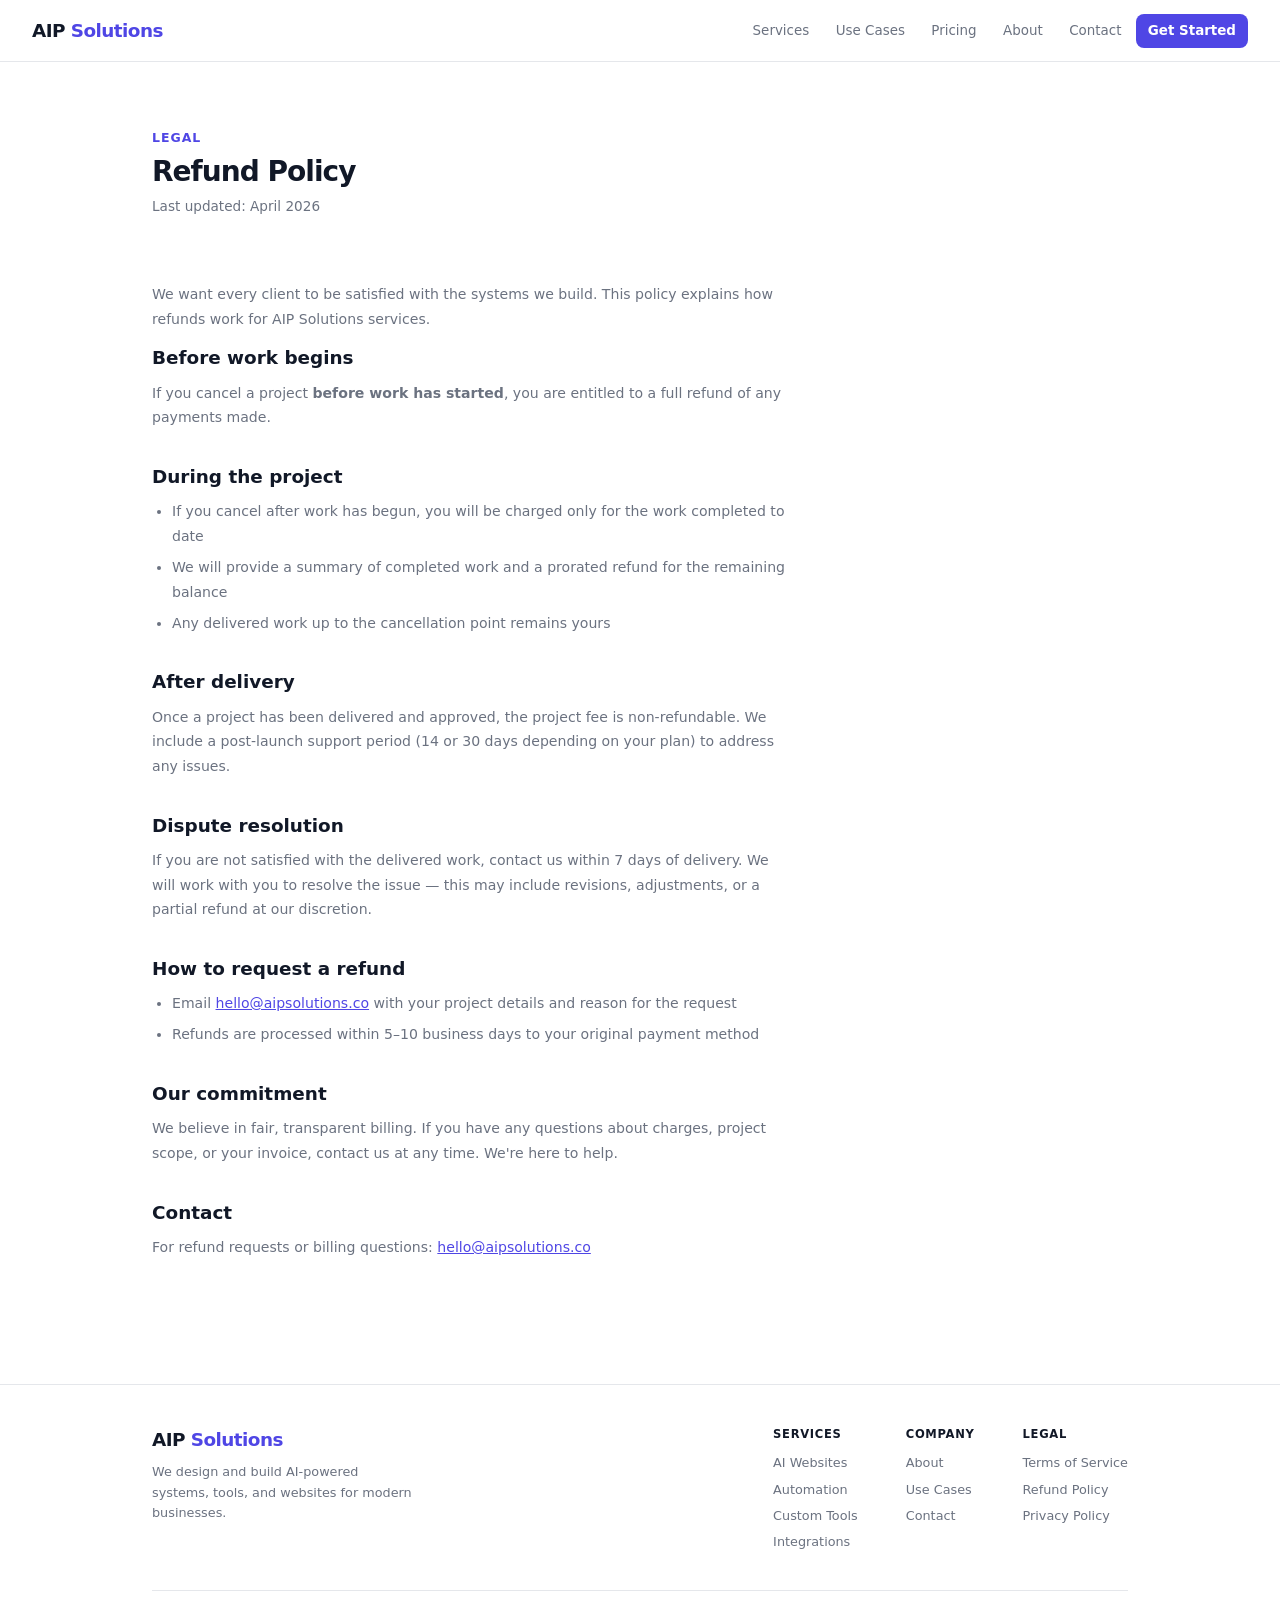
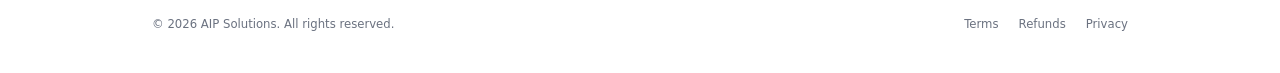
<file: refund.html>
<!DOCTYPE html>
<html lang="en">
<head>
  <meta charset="UTF-8">
  <meta name="viewport" content="width=device-width, initial-scale=1.0">
  <title>Refund Policy — AIP Solutions</title>
  <meta name="description" content="AIP Solutions refund policy for digital services, AI-powered systems, and custom builds.">
  <link rel="stylesheet" href="style.css">
</head>
<body>

  <nav>
    <a href="index.html" class="logo">AIP <span>Solutions</span></a>
    <div class="nav-links">
      <a href="services.html">Services</a>
      <a href="use-cases.html">Use Cases</a>
      <a href="pricing.html">Pricing</a>
      <a href="about.html">About</a>
      <a href="contact.html">Contact</a>
      <a href="contact.html" class="nav-cta">Get Started</a>
    </div>
  </nav>

  <div class="container page-top">
    <p class="label">Legal</p>
    <h1 class="title" style="font-size:1.75rem;">Refund Policy</h1>
    <p style="font-size:0.85rem;color:var(--text-dim);margin-top:0.5rem;">Last updated: April 2026</p>
  </div>

  <section class="container" style="padding-bottom:5rem;">
    <div class="legal-body">
      <p>We want every client to be satisfied with the systems we build. This policy explains how refunds work for AIP Solutions services.</p>

      <h2>Before work begins</h2>
      <p>If you cancel a project <strong>before work has started</strong>, you are entitled to a full refund of any payments made.</p>

      <h2>During the project</h2>
      <ul>
        <li>If you cancel after work has begun, you will be charged only for the work completed to date</li>
        <li>We will provide a summary of completed work and a prorated refund for the remaining balance</li>
        <li>Any delivered work up to the cancellation point remains yours</li>
      </ul>

      <h2>After delivery</h2>
      <p>Once a project has been delivered and approved, the project fee is non-refundable. We include a post-launch support period (14 or 30 days depending on your plan) to address any issues.</p>

      <h2>Dispute resolution</h2>
      <p>If you are not satisfied with the delivered work, contact us within 7 days of delivery. We will work with you to resolve the issue — this may include revisions, adjustments, or a partial refund at our discretion.</p>

      <h2>How to request a refund</h2>
      <ul>
        <li>Email <a href="mailto:hello@aipsolutions.co" style="color:var(--accent);">hello@aipsolutions.co</a> with your project details and reason for the request</li>
        <li>Refunds are processed within 5–10 business days to your original payment method</li>
      </ul>

      <h2>Our commitment</h2>
      <p>We believe in fair, transparent billing. If you have any questions about charges, project scope, or your invoice, contact us at any time. We're here to help.</p>

      <h2>Contact</h2>
      <p>For refund requests or billing questions: <a href="mailto:hello@aipsolutions.co" style="color:var(--accent);">hello@aipsolutions.co</a></p>
    </div>
  </section>

  <footer>
    <div class="footer-inner">
      <div class="footer-top">
        <div class="footer-brand">
          <a href="index.html" class="logo">AIP <span>Solutions</span></a>
          <p>We design and build AI-powered systems, tools, and websites for modern businesses.</p>
        </div>
        <div class="footer-cols">
          <div class="footer-col"><h4>Services</h4><a href="services.html">AI Websites</a><a href="services.html">Automation</a><a href="services.html">Custom Tools</a><a href="services.html">Integrations</a></div>
          <div class="footer-col"><h4>Company</h4><a href="about.html">About</a><a href="use-cases.html">Use Cases</a><a href="contact.html">Contact</a></div>
          <div class="footer-col"><h4>Legal</h4><a href="terms.html">Terms of Service</a><a href="refund.html">Refund Policy</a><a href="privacy.html">Privacy Policy</a></div>
        </div>
      </div>
      <div class="footer-bottom">
        <span>&copy; 2026 AIP Solutions. All rights reserved.</span>
        <div><a href="terms.html">Terms</a><a href="refund.html">Refunds</a><a href="privacy.html">Privacy</a></div>
      </div>
    </div>
  </footer>
</body>
</html>
</file>
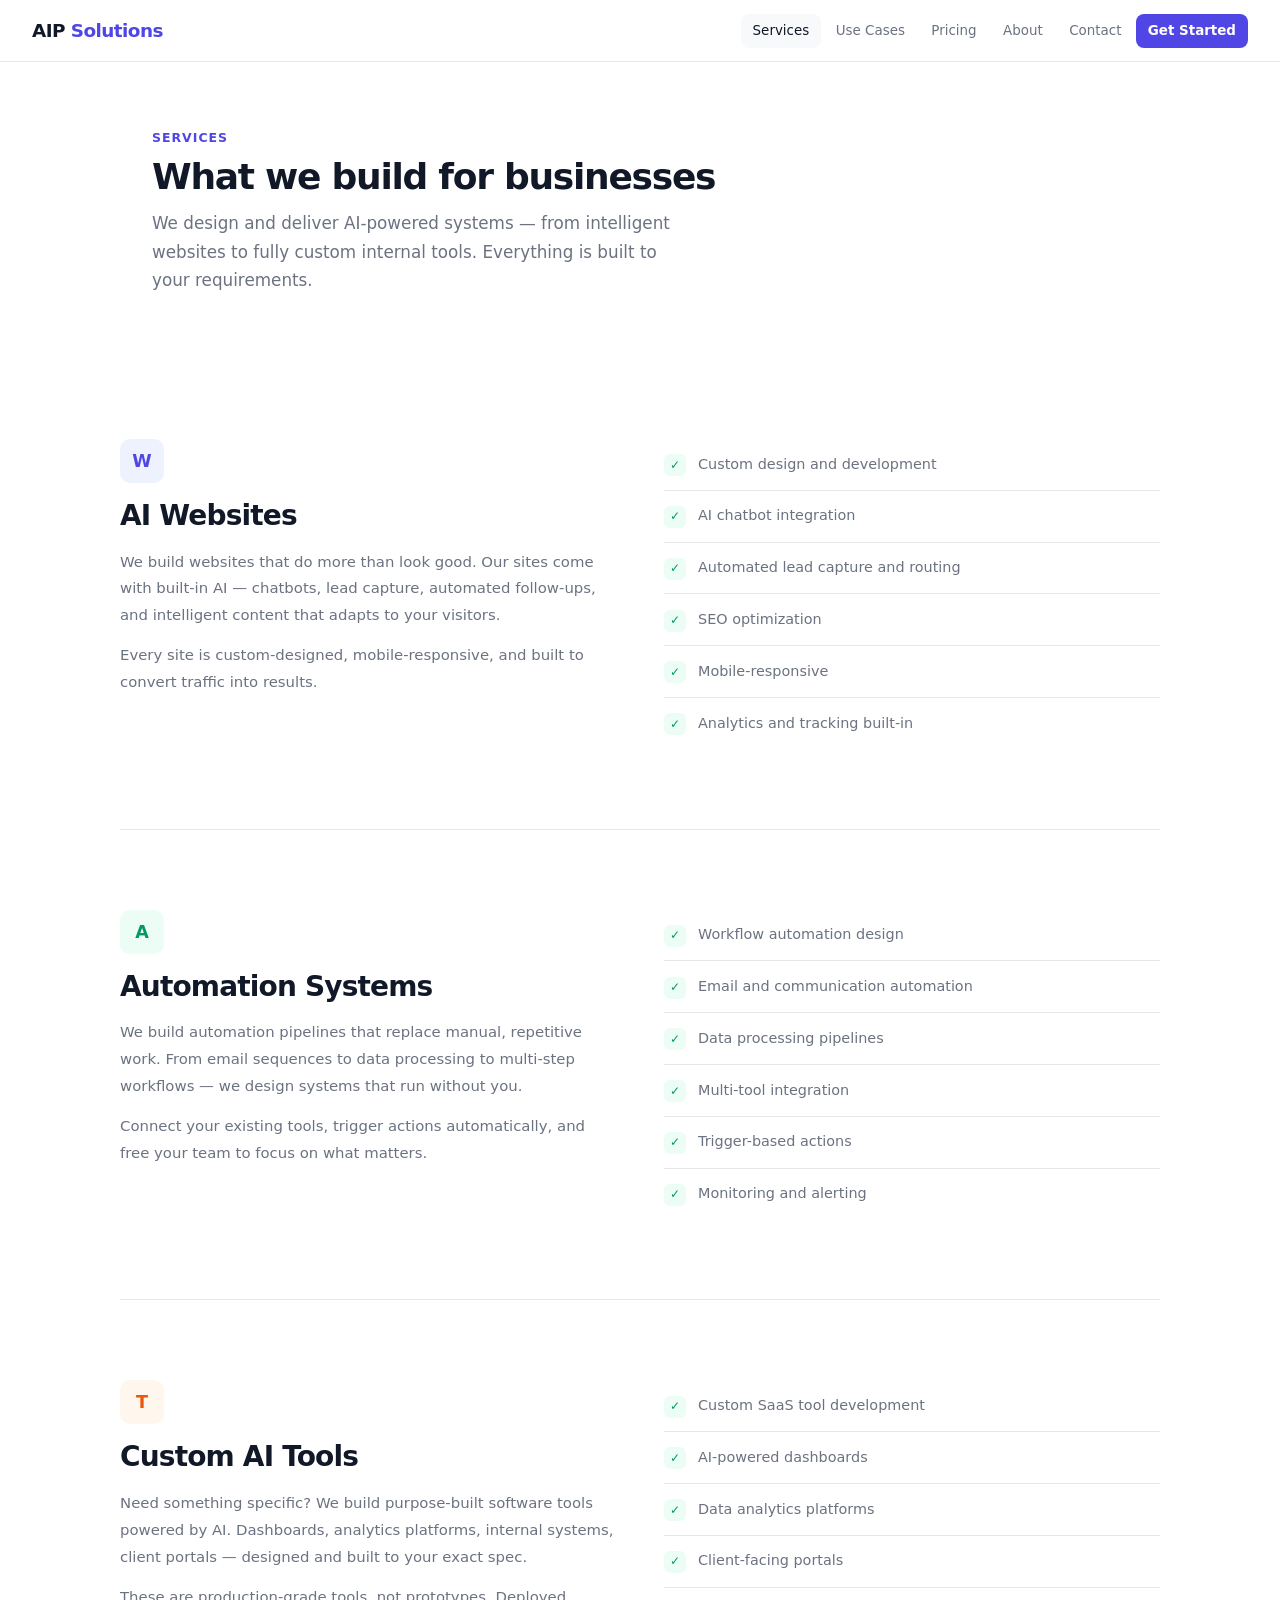
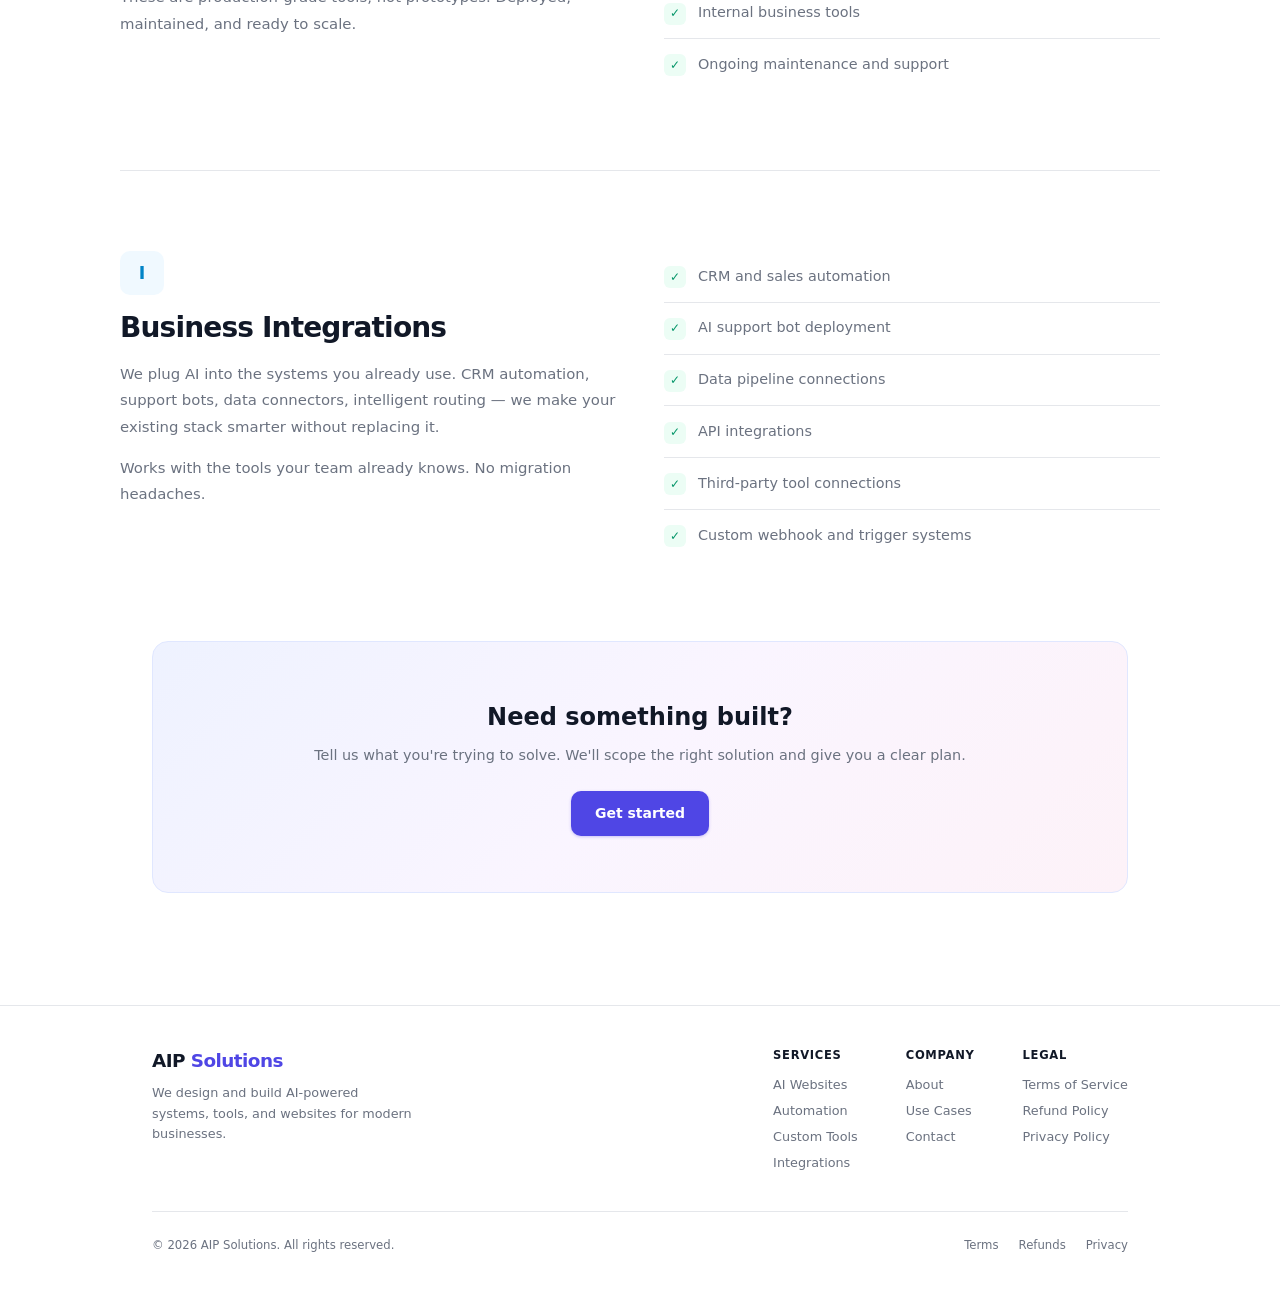
<file: services.html>
<!DOCTYPE html>
<html lang="en">
<head>
  <meta charset="UTF-8">
  <meta name="viewport" content="width=device-width, initial-scale=1.0">
  <title>Services — AIP Solutions</title>
  <meta name="description" content="AIP Solutions builds AI websites, automation systems, custom tools, and business integrations for modern companies.">
  <link rel="stylesheet" href="style.css">
</head>
<body>

  <nav>
    <a href="index.html" class="logo">AIP <span>Solutions</span></a>
    <div class="nav-links">
      <a href="services.html" class="active">Services</a>
      <a href="use-cases.html">Use Cases</a>
      <a href="pricing.html">Pricing</a>
      <a href="about.html">About</a>
      <a href="contact.html">Contact</a>
      <a href="contact.html" class="nav-cta">Get Started</a>
    </div>
  </nav>

  <div class="container page-top">
    <p class="label reveal">Services</p>
    <h1 class="title reveal">What we build for businesses</h1>
    <p class="subtitle reveal">We design and deliver AI-powered systems — from intelligent websites to fully custom internal tools. Everything is built to your requirements.</p>
  </div>

  <!-- AI Websites -->
  <section class="container section">
    <div class="two-col">
      <div class="reveal">
        <div class="card-icon icon-indigo" style="margin-bottom:1rem;">W</div>
        <h2 class="title-sm">AI Websites</h2>
        <p style="margin-top:1rem;">We build websites that do more than look good. Our sites come with built-in AI — chatbots, lead capture, automated follow-ups, and intelligent content that adapts to your visitors.</p>
        <p>Every site is custom-designed, mobile-responsive, and built to convert traffic into results.</p>
      </div>
      <div class="reveal">
        <ul class="feature-list">
          <li><span class="check">&#10003;</span> Custom design and development</li>
          <li><span class="check">&#10003;</span> AI chatbot integration</li>
          <li><span class="check">&#10003;</span> Automated lead capture and routing</li>
          <li><span class="check">&#10003;</span> SEO optimization</li>
          <li><span class="check">&#10003;</span> Mobile-responsive</li>
          <li><span class="check">&#10003;</span> Analytics and tracking built-in</li>
        </ul>
      </div>
    </div>
  </section>

  <!-- Automation Systems -->
  <section class="container section">
    <div class="two-col">
      <div class="reveal">
        <div class="card-icon icon-green" style="margin-bottom:1rem;">A</div>
        <h2 class="title-sm">Automation Systems</h2>
        <p style="margin-top:1rem;">We build automation pipelines that replace manual, repetitive work. From email sequences to data processing to multi-step workflows — we design systems that run without you.</p>
        <p>Connect your existing tools, trigger actions automatically, and free your team to focus on what matters.</p>
      </div>
      <div class="reveal">
        <ul class="feature-list">
          <li><span class="check">&#10003;</span> Workflow automation design</li>
          <li><span class="check">&#10003;</span> Email and communication automation</li>
          <li><span class="check">&#10003;</span> Data processing pipelines</li>
          <li><span class="check">&#10003;</span> Multi-tool integration</li>
          <li><span class="check">&#10003;</span> Trigger-based actions</li>
          <li><span class="check">&#10003;</span> Monitoring and alerting</li>
        </ul>
      </div>
    </div>
  </section>

  <!-- Custom AI Tools -->
  <section class="container section">
    <div class="two-col">
      <div class="reveal">
        <div class="card-icon icon-orange" style="margin-bottom:1rem;">T</div>
        <h2 class="title-sm">Custom AI Tools</h2>
        <p style="margin-top:1rem;">Need something specific? We build purpose-built software tools powered by AI. Dashboards, analytics platforms, internal systems, client portals — designed and built to your exact spec.</p>
        <p>These are production-grade tools, not prototypes. Deployed, maintained, and ready to scale.</p>
      </div>
      <div class="reveal">
        <ul class="feature-list">
          <li><span class="check">&#10003;</span> Custom SaaS tool development</li>
          <li><span class="check">&#10003;</span> AI-powered dashboards</li>
          <li><span class="check">&#10003;</span> Data analytics platforms</li>
          <li><span class="check">&#10003;</span> Client-facing portals</li>
          <li><span class="check">&#10003;</span> Internal business tools</li>
          <li><span class="check">&#10003;</span> Ongoing maintenance and support</li>
        </ul>
      </div>
    </div>
  </section>

  <!-- Business Integrations -->
  <section class="container section">
    <div class="two-col">
      <div class="reveal">
        <div class="card-icon icon-blue" style="margin-bottom:1rem;">I</div>
        <h2 class="title-sm">Business Integrations</h2>
        <p style="margin-top:1rem;">We plug AI into the systems you already use. CRM automation, support bots, data connectors, intelligent routing — we make your existing stack smarter without replacing it.</p>
        <p>Works with the tools your team already knows. No migration headaches.</p>
      </div>
      <div class="reveal">
        <ul class="feature-list">
          <li><span class="check">&#10003;</span> CRM and sales automation</li>
          <li><span class="check">&#10003;</span> AI support bot deployment</li>
          <li><span class="check">&#10003;</span> Data pipeline connections</li>
          <li><span class="check">&#10003;</span> API integrations</li>
          <li><span class="check">&#10003;</span> Third-party tool connections</li>
          <li><span class="check">&#10003;</span> Custom webhook and trigger systems</li>
        </ul>
      </div>
    </div>
  </section>

  <!-- CTA -->
  <section class="container" style="padding-bottom:5rem;">
    <div class="cta-banner reveal">
      <h2>Need something built?</h2>
      <p>Tell us what you're trying to solve. We'll scope the right solution and give you a clear plan.</p>
      <a href="contact.html" class="btn btn-primary">Get started</a>
    </div>
  </section>

  <footer>
    <div class="footer-inner">
      <div class="footer-top">
        <div class="footer-brand">
          <a href="index.html" class="logo">AIP <span>Solutions</span></a>
          <p>We design and build AI-powered systems, tools, and websites for modern businesses.</p>
        </div>
        <div class="footer-cols">
          <div class="footer-col"><h4>Services</h4><a href="services.html">AI Websites</a><a href="services.html">Automation</a><a href="services.html">Custom Tools</a><a href="services.html">Integrations</a></div>
          <div class="footer-col"><h4>Company</h4><a href="about.html">About</a><a href="use-cases.html">Use Cases</a><a href="contact.html">Contact</a></div>
          <div class="footer-col"><h4>Legal</h4><a href="terms.html">Terms of Service</a><a href="refund.html">Refund Policy</a><a href="privacy.html">Privacy Policy</a></div>
        </div>
      </div>
      <div class="footer-bottom">
        <span>&copy; 2026 AIP Solutions. All rights reserved.</span>
        <div><a href="terms.html">Terms</a><a href="refund.html">Refunds</a><a href="privacy.html">Privacy</a></div>
      </div>
    </div>
  </footer>

  <script>
    const o = new IntersectionObserver(e => e.forEach(el => { if (el.isIntersecting) el.target.classList.add('visible'); }), { threshold: 0.12 });
    document.querySelectorAll('.reveal').forEach(el => o.observe(el));
  </script>
</body>
</html>
</file>
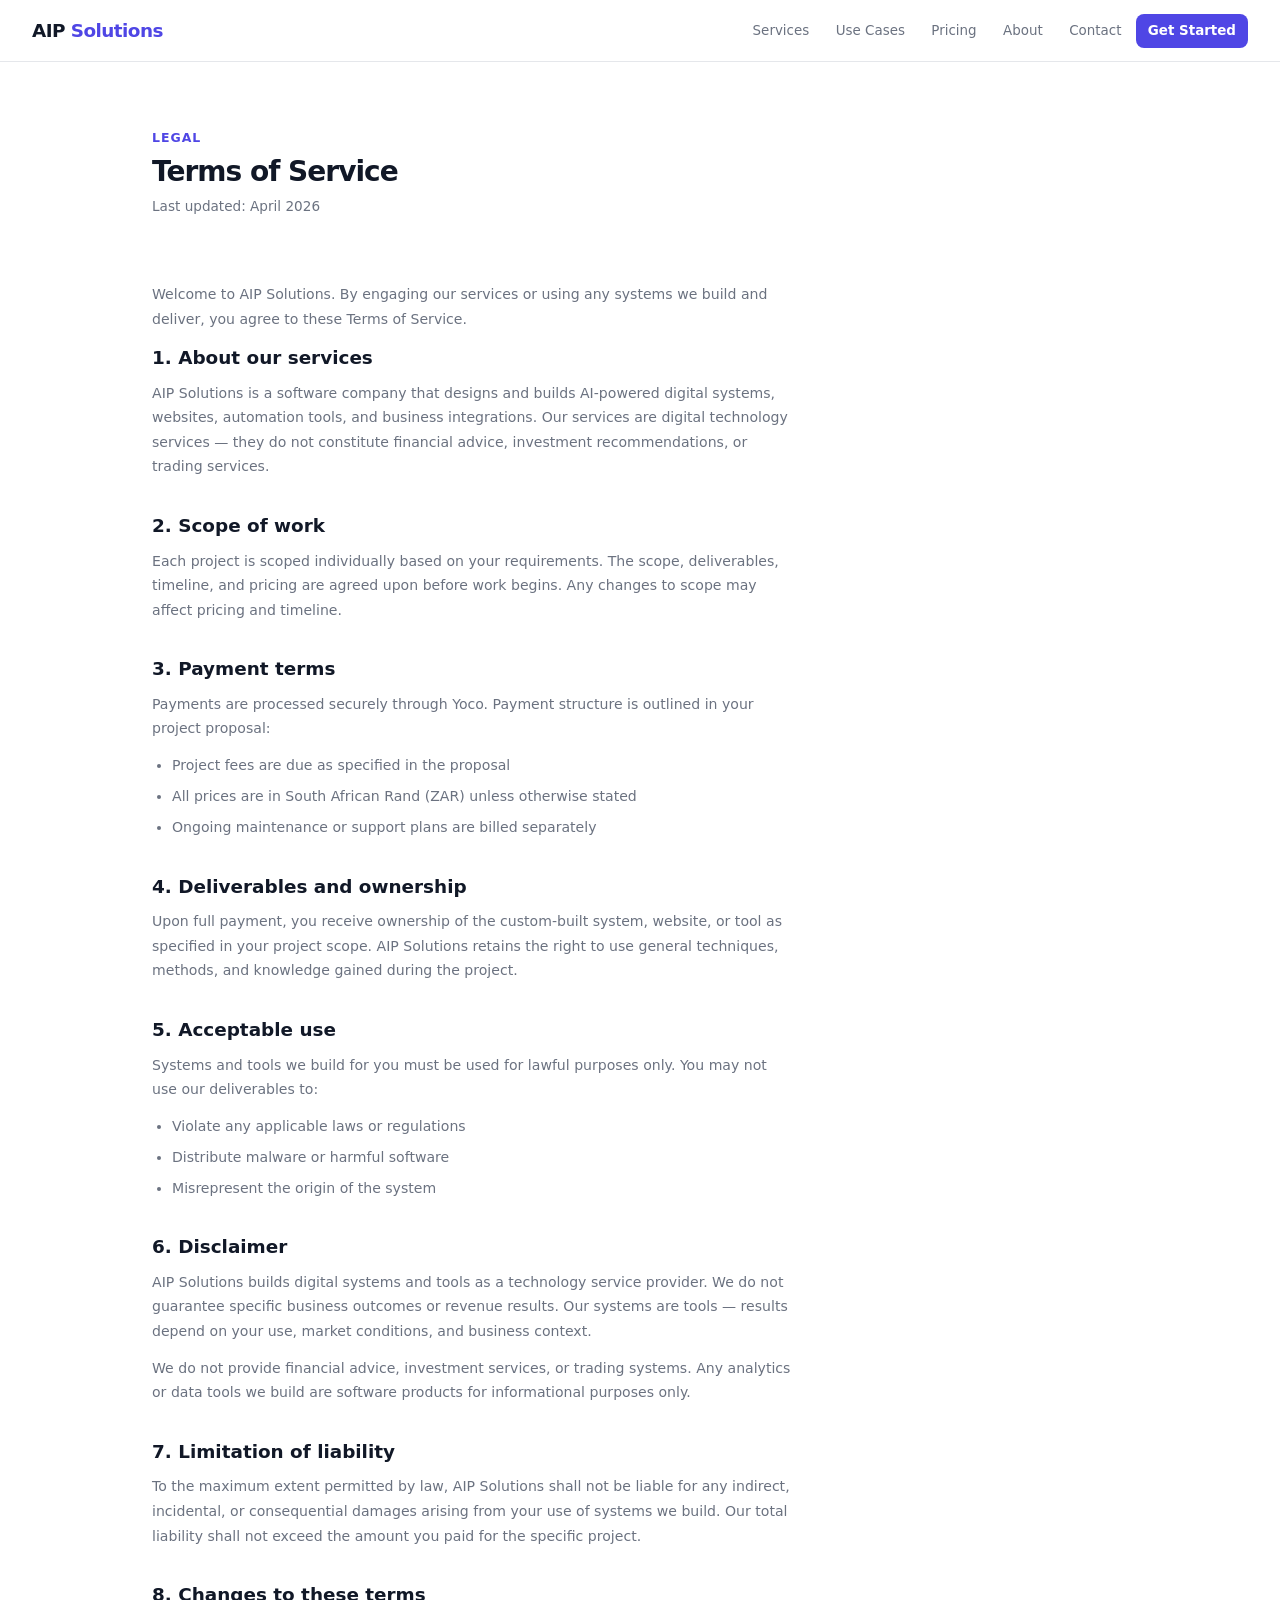
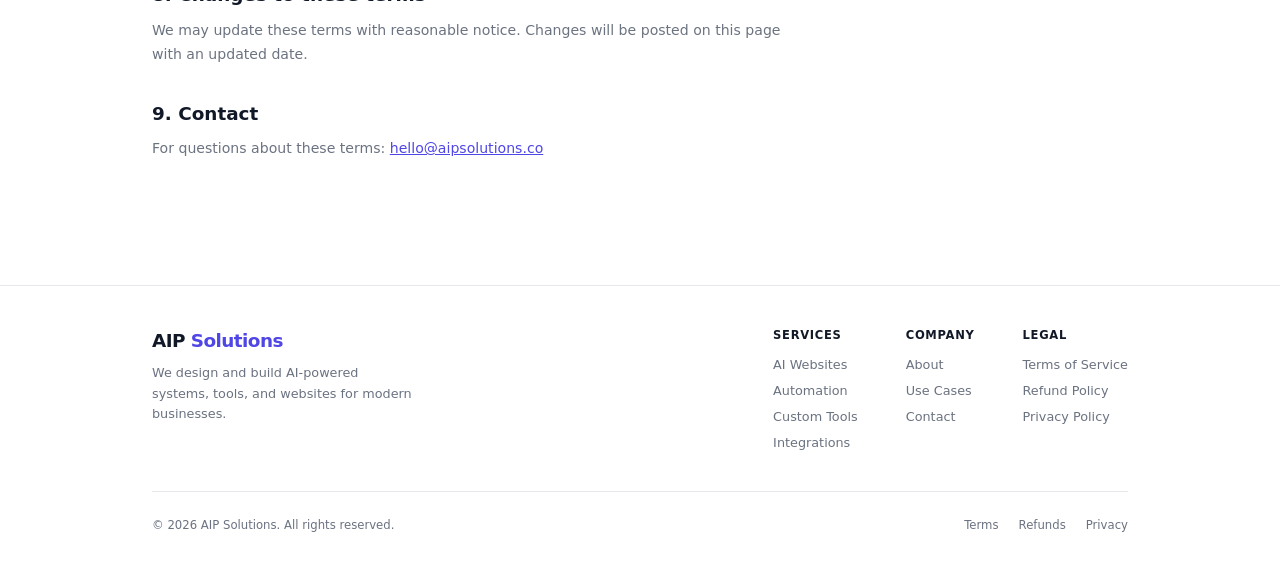
<file: terms.html>
<!DOCTYPE html>
<html lang="en">
<head>
  <meta charset="UTF-8">
  <meta name="viewport" content="width=device-width, initial-scale=1.0">
  <title>Terms of Service — AIP Solutions</title>
  <meta name="description" content="Terms of Service for AIP Solutions digital services and AI-powered solutions.">
  <link rel="stylesheet" href="style.css">
</head>
<body>

  <nav>
    <a href="index.html" class="logo">AIP <span>Solutions</span></a>
    <div class="nav-links">
      <a href="services.html">Services</a>
      <a href="use-cases.html">Use Cases</a>
      <a href="pricing.html">Pricing</a>
      <a href="about.html">About</a>
      <a href="contact.html">Contact</a>
      <a href="contact.html" class="nav-cta">Get Started</a>
    </div>
  </nav>

  <div class="container page-top">
    <p class="label">Legal</p>
    <h1 class="title" style="font-size:1.75rem;">Terms of Service</h1>
    <p style="font-size:0.85rem;color:var(--text-dim);margin-top:0.5rem;">Last updated: April 2026</p>
  </div>

  <section class="container" style="padding-bottom:5rem;">
    <div class="legal-body">
      <p>Welcome to AIP Solutions. By engaging our services or using any systems we build and deliver, you agree to these Terms of Service.</p>

      <h2>1. About our services</h2>
      <p>AIP Solutions is a software company that designs and builds AI-powered digital systems, websites, automation tools, and business integrations. Our services are digital technology services — they do not constitute financial advice, investment recommendations, or trading services.</p>

      <h2>2. Scope of work</h2>
      <p>Each project is scoped individually based on your requirements. The scope, deliverables, timeline, and pricing are agreed upon before work begins. Any changes to scope may affect pricing and timeline.</p>

      <h2>3. Payment terms</h2>
      <p>Payments are processed securely through Yoco. Payment structure is outlined in your project proposal:</p>
      <ul>
        <li>Project fees are due as specified in the proposal</li>
        <li>All prices are in South African Rand (ZAR) unless otherwise stated</li>
        <li>Ongoing maintenance or support plans are billed separately</li>
      </ul>

      <h2>4. Deliverables and ownership</h2>
      <p>Upon full payment, you receive ownership of the custom-built system, website, or tool as specified in your project scope. AIP Solutions retains the right to use general techniques, methods, and knowledge gained during the project.</p>

      <h2>5. Acceptable use</h2>
      <p>Systems and tools we build for you must be used for lawful purposes only. You may not use our deliverables to:</p>
      <ul>
        <li>Violate any applicable laws or regulations</li>
        <li>Distribute malware or harmful software</li>
        <li>Misrepresent the origin of the system</li>
      </ul>

      <h2>6. Disclaimer</h2>
      <p>AIP Solutions builds digital systems and tools as a technology service provider. We do not guarantee specific business outcomes or revenue results. Our systems are tools — results depend on your use, market conditions, and business context.</p>
      <p>We do not provide financial advice, investment services, or trading systems. Any analytics or data tools we build are software products for informational purposes only.</p>

      <h2>7. Limitation of liability</h2>
      <p>To the maximum extent permitted by law, AIP Solutions shall not be liable for any indirect, incidental, or consequential damages arising from your use of systems we build. Our total liability shall not exceed the amount you paid for the specific project.</p>

      <h2>8. Changes to these terms</h2>
      <p>We may update these terms with reasonable notice. Changes will be posted on this page with an updated date.</p>

      <h2>9. Contact</h2>
      <p>For questions about these terms: <a href="mailto:hello@aipsolutions.co" style="color:var(--accent);">hello@aipsolutions.co</a></p>
    </div>
  </section>

  <footer>
    <div class="footer-inner">
      <div class="footer-top">
        <div class="footer-brand">
          <a href="index.html" class="logo">AIP <span>Solutions</span></a>
          <p>We design and build AI-powered systems, tools, and websites for modern businesses.</p>
        </div>
        <div class="footer-cols">
          <div class="footer-col"><h4>Services</h4><a href="services.html">AI Websites</a><a href="services.html">Automation</a><a href="services.html">Custom Tools</a><a href="services.html">Integrations</a></div>
          <div class="footer-col"><h4>Company</h4><a href="about.html">About</a><a href="use-cases.html">Use Cases</a><a href="contact.html">Contact</a></div>
          <div class="footer-col"><h4>Legal</h4><a href="terms.html">Terms of Service</a><a href="refund.html">Refund Policy</a><a href="privacy.html">Privacy Policy</a></div>
        </div>
      </div>
      <div class="footer-bottom">
        <span>&copy; 2026 AIP Solutions. All rights reserved.</span>
        <div><a href="terms.html">Terms</a><a href="refund.html">Refunds</a><a href="privacy.html">Privacy</a></div>
      </div>
    </div>
  </footer>
</body>
</html>
</file>
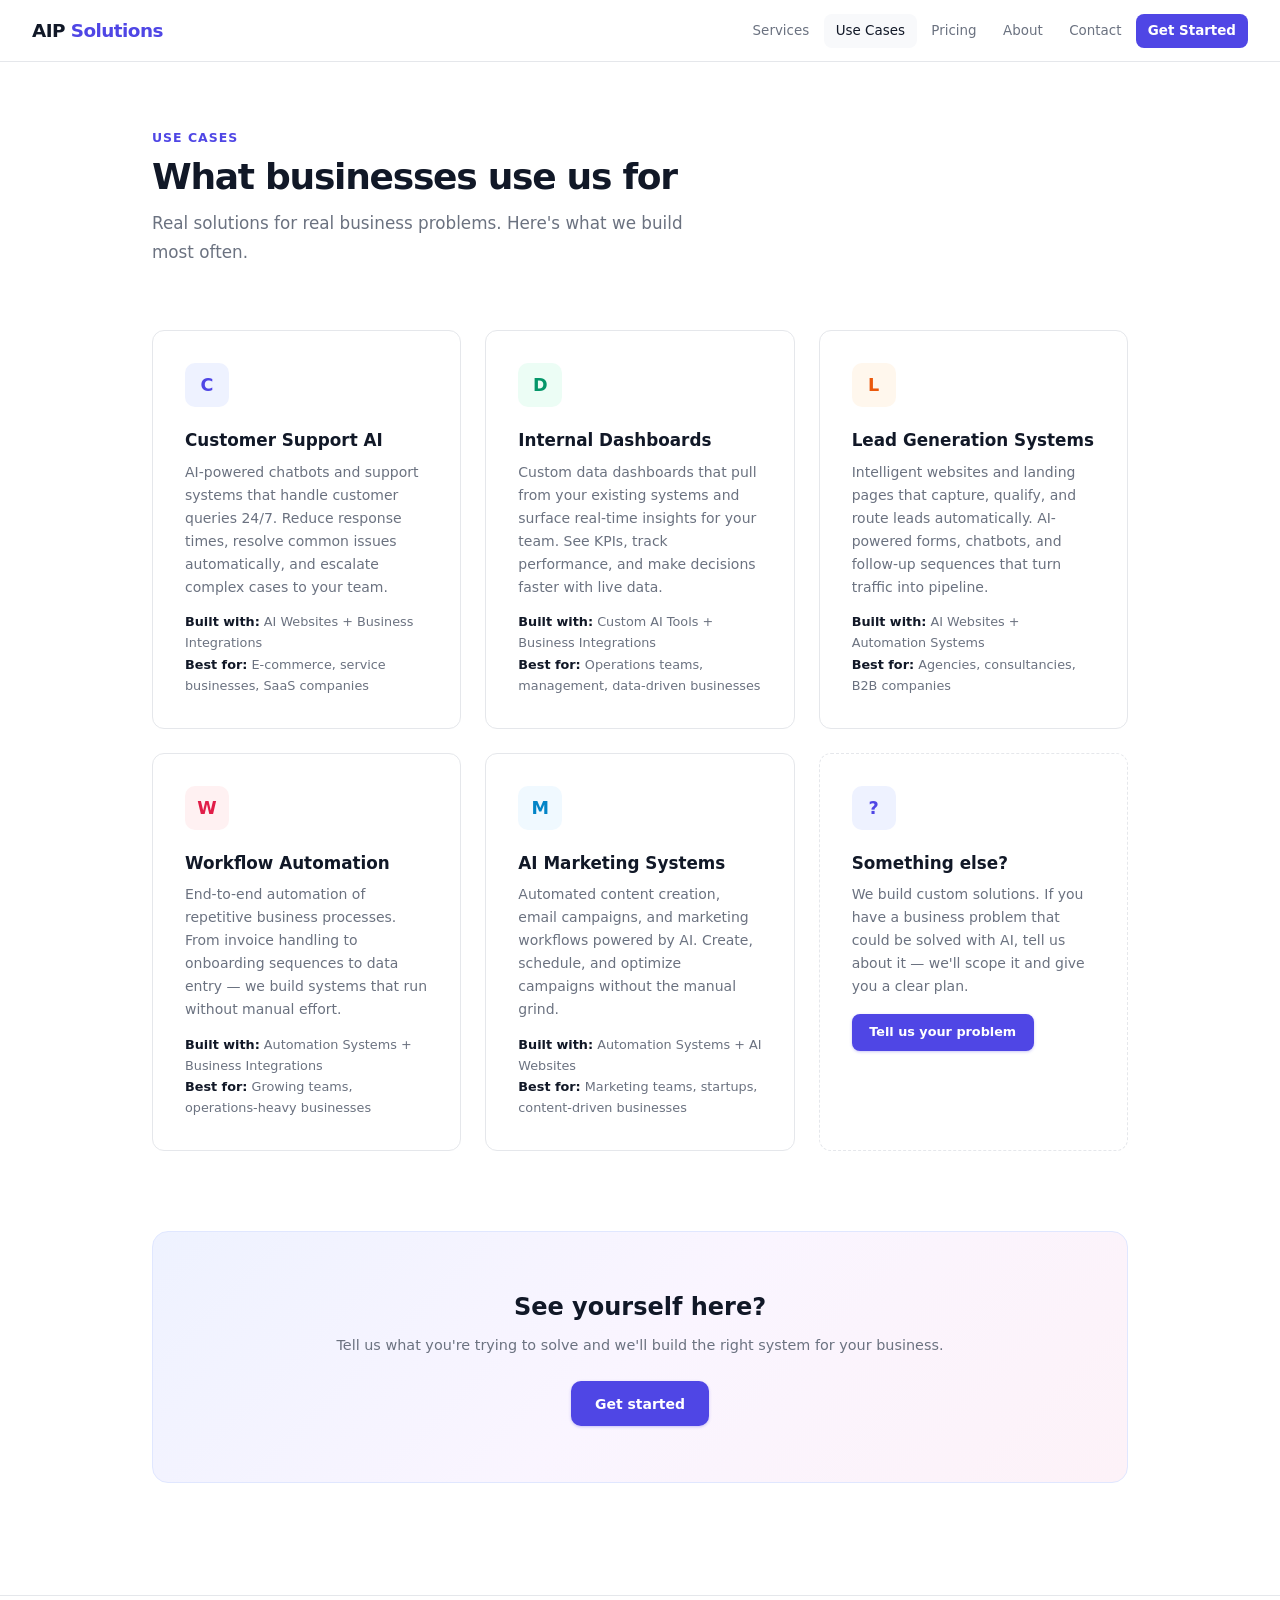
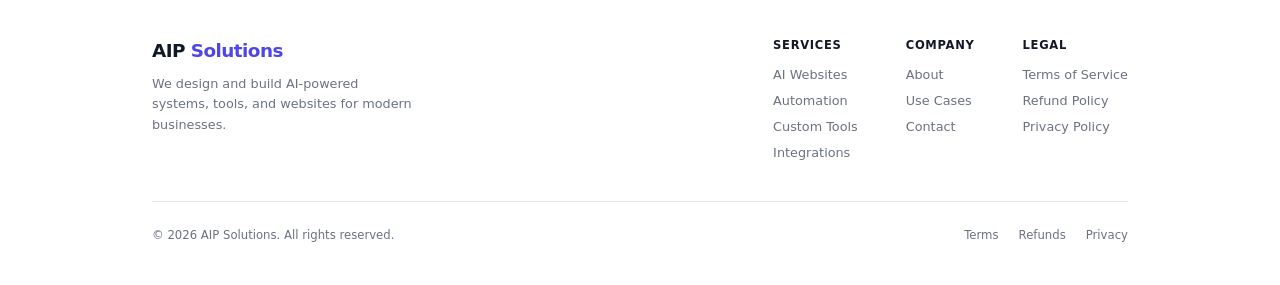
<file: use-cases.html>
<!DOCTYPE html>
<html lang="en">
<head>
  <meta charset="UTF-8">
  <meta name="viewport" content="width=device-width, initial-scale=1.0">
  <title>Use Cases — AIP Solutions</title>
  <meta name="description" content="See how businesses use AIP Solutions — customer support AI, internal dashboards, lead generation, and workflow automation.">
  <link rel="stylesheet" href="style.css">
</head>
<body>

  <nav>
    <a href="index.html" class="logo">AIP <span>Solutions</span></a>
    <div class="nav-links">
      <a href="services.html">Services</a>
      <a href="use-cases.html" class="active">Use Cases</a>
      <a href="pricing.html">Pricing</a>
      <a href="about.html">About</a>
      <a href="contact.html">Contact</a>
      <a href="contact.html" class="nav-cta">Get Started</a>
    </div>
  </nav>

  <div class="container page-top">
    <p class="label reveal">Use Cases</p>
    <h1 class="title reveal">What businesses use us for</h1>
    <p class="subtitle reveal">Real solutions for real business problems. Here's what we build most often.</p>
  </div>

  <section class="container" style="padding-bottom:5rem;">
    <div class="card-grid" style="grid-template-columns:repeat(auto-fit,minmax(300px,1fr));gap:1.5rem;">

      <!-- Customer Support AI -->
      <div class="card reveal">
        <div class="card-icon icon-indigo">C</div>
        <h3>Customer Support AI</h3>
        <p>AI-powered chatbots and support systems that handle customer queries 24/7. Reduce response times, resolve common issues automatically, and escalate complex cases to your team.</p>
        <p style="font-size:0.8rem;color:var(--text-dim);margin-top:0.75rem;"><strong style="color:var(--text);">Built with:</strong> AI Websites + Business Integrations</p>
        <p style="font-size:0.8rem;color:var(--text-dim);"><strong style="color:var(--text);">Best for:</strong> E-commerce, service businesses, SaaS companies</p>
      </div>

      <!-- Internal Dashboards -->
      <div class="card reveal">
        <div class="card-icon icon-green">D</div>
        <h3>Internal Dashboards</h3>
        <p>Custom data dashboards that pull from your existing systems and surface real-time insights for your team. See KPIs, track performance, and make decisions faster with live data.</p>
        <p style="font-size:0.8rem;color:var(--text-dim);margin-top:0.75rem;"><strong style="color:var(--text);">Built with:</strong> Custom AI Tools + Business Integrations</p>
        <p style="font-size:0.8rem;color:var(--text-dim);"><strong style="color:var(--text);">Best for:</strong> Operations teams, management, data-driven businesses</p>
      </div>

      <!-- Lead Generation -->
      <div class="card reveal">
        <div class="card-icon icon-orange">L</div>
        <h3>Lead Generation Systems</h3>
        <p>Intelligent websites and landing pages that capture, qualify, and route leads automatically. AI-powered forms, chatbots, and follow-up sequences that turn traffic into pipeline.</p>
        <p style="font-size:0.8rem;color:var(--text-dim);margin-top:0.75rem;"><strong style="color:var(--text);">Built with:</strong> AI Websites + Automation Systems</p>
        <p style="font-size:0.8rem;color:var(--text-dim);"><strong style="color:var(--text);">Best for:</strong> Agencies, consultancies, B2B companies</p>
      </div>

      <!-- Workflow Automation -->
      <div class="card reveal">
        <div class="card-icon icon-rose">W</div>
        <h3>Workflow Automation</h3>
        <p>End-to-end automation of repetitive business processes. From invoice handling to onboarding sequences to data entry — we build systems that run without manual effort.</p>
        <p style="font-size:0.8rem;color:var(--text-dim);margin-top:0.75rem;"><strong style="color:var(--text);">Built with:</strong> Automation Systems + Business Integrations</p>
        <p style="font-size:0.8rem;color:var(--text-dim);"><strong style="color:var(--text);">Best for:</strong> Growing teams, operations-heavy businesses</p>
      </div>

      <!-- Content & Marketing -->
      <div class="card reveal">
        <div class="card-icon icon-blue">M</div>
        <h3>AI Marketing Systems</h3>
        <p>Automated content creation, email campaigns, and marketing workflows powered by AI. Create, schedule, and optimize campaigns without the manual grind.</p>
        <p style="font-size:0.8rem;color:var(--text-dim);margin-top:0.75rem;"><strong style="color:var(--text);">Built with:</strong> Automation Systems + AI Websites</p>
        <p style="font-size:0.8rem;color:var(--text-dim);"><strong style="color:var(--text);">Best for:</strong> Marketing teams, startups, content-driven businesses</p>
      </div>

      <!-- Custom -->
      <div class="card reveal" style="border-style:dashed;">
        <div class="card-icon icon-indigo">?</div>
        <h3>Something else?</h3>
        <p>We build custom solutions. If you have a business problem that could be solved with AI, tell us about it — we'll scope it and give you a clear plan.</p>
        <a href="contact.html" class="btn btn-primary btn-sm" style="margin-top:1rem;">Tell us your problem</a>
      </div>

    </div>
  </section>

  <!-- CTA -->
  <section class="container" style="padding-bottom:5rem;">
    <div class="cta-banner reveal">
      <h2>See yourself here?</h2>
      <p>Tell us what you're trying to solve and we'll build the right system for your business.</p>
      <a href="contact.html" class="btn btn-primary">Get started</a>
    </div>
  </section>

  <footer>
    <div class="footer-inner">
      <div class="footer-top">
        <div class="footer-brand">
          <a href="index.html" class="logo">AIP <span>Solutions</span></a>
          <p>We design and build AI-powered systems, tools, and websites for modern businesses.</p>
        </div>
        <div class="footer-cols">
          <div class="footer-col"><h4>Services</h4><a href="services.html">AI Websites</a><a href="services.html">Automation</a><a href="services.html">Custom Tools</a><a href="services.html">Integrations</a></div>
          <div class="footer-col"><h4>Company</h4><a href="about.html">About</a><a href="use-cases.html">Use Cases</a><a href="contact.html">Contact</a></div>
          <div class="footer-col"><h4>Legal</h4><a href="terms.html">Terms of Service</a><a href="refund.html">Refund Policy</a><a href="privacy.html">Privacy Policy</a></div>
        </div>
      </div>
      <div class="footer-bottom">
        <span>&copy; 2026 AIP Solutions. All rights reserved.</span>
        <div><a href="terms.html">Terms</a><a href="refund.html">Refunds</a><a href="privacy.html">Privacy</a></div>
      </div>
    </div>
  </footer>

  <script>
    const o = new IntersectionObserver(e => e.forEach(el => { if (el.isIntersecting) el.target.classList.add('visible'); }), { threshold: 0.12 });
    document.querySelectorAll('.reveal').forEach(el => o.observe(el));
  </script>
</body>
</html>
</file>
<file: style.css>
*, *::before, *::after { margin: 0; padding: 0; box-sizing: border-box; }

:root {
  --bg: #ffffff;
  --surface: #f8f9fb;
  --surface-alt: #f1f3f9;
  --border: #e5e7eb;
  --border-accent: #c7d2fe;
  --text: #111827;
  --text-dim: #6b7280;
  --accent: #4f46e5;
  --accent-light: #eef2ff;
  --accent-hover: #4338ca;
  --green: #059669;
  --green-light: #ecfdf5;
  --orange: #ea580c;
  --orange-light: #fff7ed;
  --rose: #e11d48;
  --rose-light: #fff1f2;
  --blue: #0284c7;
  --blue-light: #f0f9ff;
  --radius: 12px;
  --radius-lg: 16px;
  --max-w: 1040px;
}

body {
  font-family: -apple-system, BlinkMacSystemFont, 'Segoe UI', system-ui, sans-serif;
  background: var(--bg);
  color: var(--text);
  line-height: 1.6;
  -webkit-font-smoothing: antialiased;
}

/* ===== Nav ===== */
nav {
  position: fixed; top: 0; width: 100%; padding: 0.85rem 2rem;
  display: flex; justify-content: space-between; align-items: center;
  z-index: 100; background: rgba(255,255,255,0.88);
  backdrop-filter: blur(14px); border-bottom: 1px solid var(--border);
}
.logo { font-size: 1.15rem; font-weight: 800; letter-spacing: -0.03em; color: var(--text); text-decoration: none; }
.logo span { color: var(--accent); }
.nav-links { display: flex; align-items: center; gap: 0.15rem; }
.nav-links a {
  color: var(--text-dim); text-decoration: none; font-size: 0.84rem;
  font-weight: 500; padding: 0.4rem 0.75rem; border-radius: 8px; transition: all 0.2s;
}
.nav-links a:hover, .nav-links a.active { color: var(--text); background: var(--surface); }
.nav-cta {
  background: var(--accent); color: #fff !important; border-radius: 8px !important;
  font-weight: 600 !important;
}
.nav-cta:hover { background: var(--accent-hover) !important; }

/* ===== Layout ===== */
.container { max-width: var(--max-w); margin: 0 auto; padding: 0 2rem; }
.page-top { padding-top: 8rem; padding-bottom: 4rem; }
.section { padding: 5rem 0; }
.section + .section { border-top: 1px solid var(--border); }

/* ===== Typography ===== */
.label {
  font-size: 0.78rem; font-weight: 700; text-transform: uppercase;
  letter-spacing: 0.08em; color: var(--accent); margin-bottom: 0.5rem;
}
.title { font-size: 2.25rem; font-weight: 800; letter-spacing: -0.035em; line-height: 1.15; }
.title-sm { font-size: 1.75rem; font-weight: 800; letter-spacing: -0.03em; line-height: 1.2; }
.subtitle { color: var(--text-dim); font-size: 1.05rem; line-height: 1.7; margin-top: 0.75rem; max-width: 540px; }
.gradient {
  background: linear-gradient(135deg, #4f46e5, #7c3aed, #ec4899);
  -webkit-background-clip: text; -webkit-text-fill-color: transparent; background-clip: text;
}

/* ===== Buttons ===== */
.btn {
  display: inline-flex; align-items: center; gap: 0.4rem;
  padding: 0.7rem 1.5rem; border-radius: 10px; font-size: 0.875rem;
  font-weight: 600; cursor: pointer; transition: all 0.2s;
  text-decoration: none; border: none;
}
.btn-primary {
  background: var(--accent); color: #fff;
  box-shadow: 0 1px 3px rgba(79,70,229,0.3);
}
.btn-primary:hover { background: var(--accent-hover); transform: translateY(-1px); box-shadow: 0 4px 12px rgba(79,70,229,0.2); }
.btn-ghost { background: var(--bg); color: var(--text); border: 1px solid var(--border); }
.btn-ghost:hover { border-color: #d1d5db; background: var(--surface); }
.btn-sm { padding: 0.5rem 1.1rem; font-size: 0.8rem; border-radius: 8px; }
.cta-row { display: flex; gap: 0.75rem; margin-top: 2rem; }

/* ===== Cards ===== */
.card-grid { display: grid; grid-template-columns: repeat(auto-fit, minmax(280px, 1fr)); gap: 1.25rem; }
.card {
  background: var(--bg); border: 1px solid var(--border); border-radius: var(--radius);
  padding: 2rem; transition: all 0.25s;
}
.card:hover { border-color: var(--border-accent); box-shadow: 0 8px 24px rgba(79,70,229,0.06); transform: translateY(-2px); }
.card-icon {
  width: 44px; height: 44px; border-radius: 10px;
  display: flex; align-items: center; justify-content: center;
  margin-bottom: 1.25rem; font-size: 1.1rem; font-weight: 700;
}
.icon-indigo { background: var(--accent-light); color: var(--accent); }
.icon-green { background: var(--green-light); color: var(--green); }
.icon-orange { background: var(--orange-light); color: var(--orange); }
.icon-blue { background: var(--blue-light); color: var(--blue); }
.icon-rose { background: var(--rose-light); color: var(--rose); }
.card h3 { font-size: 1.05rem; font-weight: 700; margin-bottom: 0.4rem; }
.card p { font-size: 0.875rem; color: var(--text-dim); line-height: 1.65; }
.card-tag {
  display: inline-block; margin-top: 1rem; font-size: 0.72rem; font-weight: 600;
  padding: 0.2rem 0.55rem; border-radius: 6px; background: var(--surface); color: var(--text-dim);
}

/* ===== Steps ===== */
.steps { display: grid; grid-template-columns: repeat(3, 1fr); gap: 2rem; }
.step-num {
  width: 36px; height: 36px; border-radius: 50%; display: flex; align-items: center;
  justify-content: center; font-size: 0.85rem; font-weight: 800; margin-bottom: 1rem;
  background: var(--accent-light); color: var(--accent);
}
.step h3 { font-size: 1rem; font-weight: 700; margin-bottom: 0.3rem; }
.step p { font-size: 0.85rem; color: var(--text-dim); line-height: 1.6; }

/* ===== Stats ===== */
.stats { display: grid; grid-template-columns: repeat(3, 1fr); gap: 1.25rem; }
.stat { background: var(--surface); border-radius: var(--radius); padding: 2rem; text-align: center; }
.stat h3 { font-size: 2.5rem; font-weight: 800; letter-spacing: -0.03em; }
.stat p { font-size: 0.78rem; color: var(--text-dim); margin-top: 0.2rem; font-weight: 500; text-transform: uppercase; letter-spacing: 0.04em; }
.stat-indigo h3 { color: var(--accent); }
.stat-green h3 { color: var(--green); }
.stat-orange h3 { color: var(--orange); }

/* ===== Two-col ===== */
.two-col { display: grid; grid-template-columns: 1fr 1fr; gap: 3rem; align-items: start; }
.two-col p { color: var(--text-dim); font-size: 0.93rem; line-height: 1.8; margin-bottom: 0.85rem; }

/* ===== Feature list ===== */
.feature-list { list-style: none; padding: 0; }
.feature-list li {
  display: flex; align-items: flex-start; gap: 0.75rem;
  padding: 0.85rem 0; border-bottom: 1px solid var(--border);
  font-size: 0.9rem; color: var(--text-dim); line-height: 1.6;
}
.feature-list li:last-child { border-bottom: none; }
.check {
  width: 22px; height: 22px; border-radius: 6px; flex-shrink: 0;
  display: flex; align-items: center; justify-content: center;
  font-size: 0.75rem; margin-top: 0.1rem;
  background: var(--green-light); color: var(--green);
}

/* ===== Pricing ===== */
.pricing-grid { display: grid; grid-template-columns: repeat(auto-fit, minmax(240px, 1fr)); gap: 1.25rem; }
.price-card {
  border: 1px solid var(--border); border-radius: var(--radius-lg);
  padding: 2.5rem; background: var(--bg); position: relative;
}
.price-card.featured { border-color: var(--accent); box-shadow: 0 0 0 1px var(--accent); }
.price-badge {
  position: absolute; top: -0.65rem; left: 50%; transform: translateX(-50%);
  background: var(--accent); color: #fff; font-size: 0.7rem; font-weight: 700;
  padding: 0.2rem 0.75rem; border-radius: 999px;
}
.price-card h3 { font-size: 1.15rem; font-weight: 700; margin-bottom: 0.25rem; }
.price-card .price { font-size: 2.5rem; font-weight: 800; margin: 1rem 0 0.25rem; }
.price-card .price span { font-size: 0.9rem; font-weight: 500; color: var(--text-dim); }
.price-card .desc { font-size: 0.85rem; color: var(--text-dim); margin-bottom: 1.5rem; }
.price-card ul { list-style: none; padding: 0; margin-bottom: 2rem; }
.price-card li { font-size: 0.85rem; color: var(--text-dim); padding: 0.4rem 0; display: flex; align-items: center; gap: 0.5rem; }
.price-card li::before { content: '✓'; color: var(--green); font-weight: 700; font-size: 0.8rem; }
.price-card .btn { width: 100%; justify-content: center; }

/* ===== Contact form ===== */
.form-grid { display: grid; gap: 1rem; max-width: 480px; }
.form-grid label { font-size: 0.8rem; font-weight: 600; color: var(--text); display: block; margin-bottom: 0.3rem; }
.form-grid input, .form-grid textarea, .form-grid select {
  width: 100%; padding: 0.65rem 0.85rem; border: 1px solid var(--border);
  border-radius: 8px; font-size: 0.875rem; font-family: inherit;
  background: var(--bg); color: var(--text); transition: border-color 0.2s;
}
.form-grid input:focus, .form-grid textarea:focus, .form-grid select:focus {
  outline: none; border-color: var(--accent); box-shadow: 0 0 0 3px var(--accent-light);
}
.form-grid textarea { resize: vertical; min-height: 100px; }

/* ===== CTA Banner ===== */
.cta-banner {
  background: linear-gradient(135deg, #eef2ff, #faf5ff, #fdf2f8);
  border: 1px solid #e0e7ff; border-radius: var(--radius-lg);
  padding: 3.5rem; text-align: center;
}
.cta-banner h2 { font-size: 1.5rem; font-weight: 800; margin-bottom: 0.5rem; }
.cta-banner p { color: var(--text-dim); font-size: 0.9rem; margin-bottom: 1.5rem; }

/* ===== Legal ===== */
.legal-body { max-width: 640px; }
.legal-body h2 { font-size: 1.15rem; font-weight: 700; margin: 2rem 0 0.5rem; }
.legal-body h2:first-of-type { margin-top: 0; }
.legal-body p { font-size: 0.88rem; color: var(--text-dim); line-height: 1.75; margin-bottom: 0.75rem; }
.legal-body ul { padding-left: 1.25rem; margin-bottom: 1rem; }
.legal-body li { font-size: 0.88rem; color: var(--text-dim); line-height: 1.75; margin-bottom: 0.4rem; }

/* ===== Footer ===== */
footer { border-top: 1px solid var(--border); margin-top: 2rem; }
.footer-inner { max-width: var(--max-w); margin: 0 auto; padding: 2.5rem 2rem; }
.footer-top { display: flex; justify-content: space-between; align-items: start; margin-bottom: 2rem; }
.footer-brand p { color: var(--text-dim); font-size: 0.8rem; margin-top: 0.5rem; max-width: 260px; line-height: 1.6; }
.footer-cols { display: flex; gap: 3rem; }
.footer-col h4 { font-size: 0.72rem; font-weight: 700; text-transform: uppercase; letter-spacing: 0.06em; color: var(--text); margin-bottom: 0.65rem; }
.footer-col a { display: block; color: var(--text-dim); text-decoration: none; font-size: 0.8rem; margin-bottom: 0.35rem; transition: color 0.2s; }
.footer-col a:hover { color: var(--accent); }
.footer-bottom {
  border-top: 1px solid var(--border); padding-top: 1.5rem;
  display: flex; justify-content: space-between; font-size: 0.73rem; color: var(--text-dim);
}
.footer-bottom a { color: var(--text-dim); text-decoration: none; margin-left: 1.25rem; }
.footer-bottom a:hover { color: var(--accent); }

/* ===== Responsive ===== */
@media (max-width: 768px) {
  nav { padding: 0.75rem 1rem; }
  .nav-links a { padding: 0.3rem 0.5rem; font-size: 0.78rem; }
  .two-col, .steps { grid-template-columns: 1fr; }
  .stats { grid-template-columns: 1fr; }
  .pricing-grid { grid-template-columns: 1fr; }
  .cta-row { flex-direction: column; }
  .btn { justify-content: center; }
  .footer-top { flex-direction: column; gap: 2rem; }
  .footer-cols { gap: 2rem; }
  .footer-bottom { flex-direction: column; gap: 0.5rem; }
  .footer-bottom a { margin-left: 0; margin-right: 1rem; }
  .title { font-size: 1.75rem; }
}

/* ===== Animations ===== */
.reveal { opacity: 0; transform: translateY(16px); transition: opacity 0.5s ease, transform 0.5s ease; }
.reveal.visible { opacity: 1; transform: translateY(0); }
</file>
